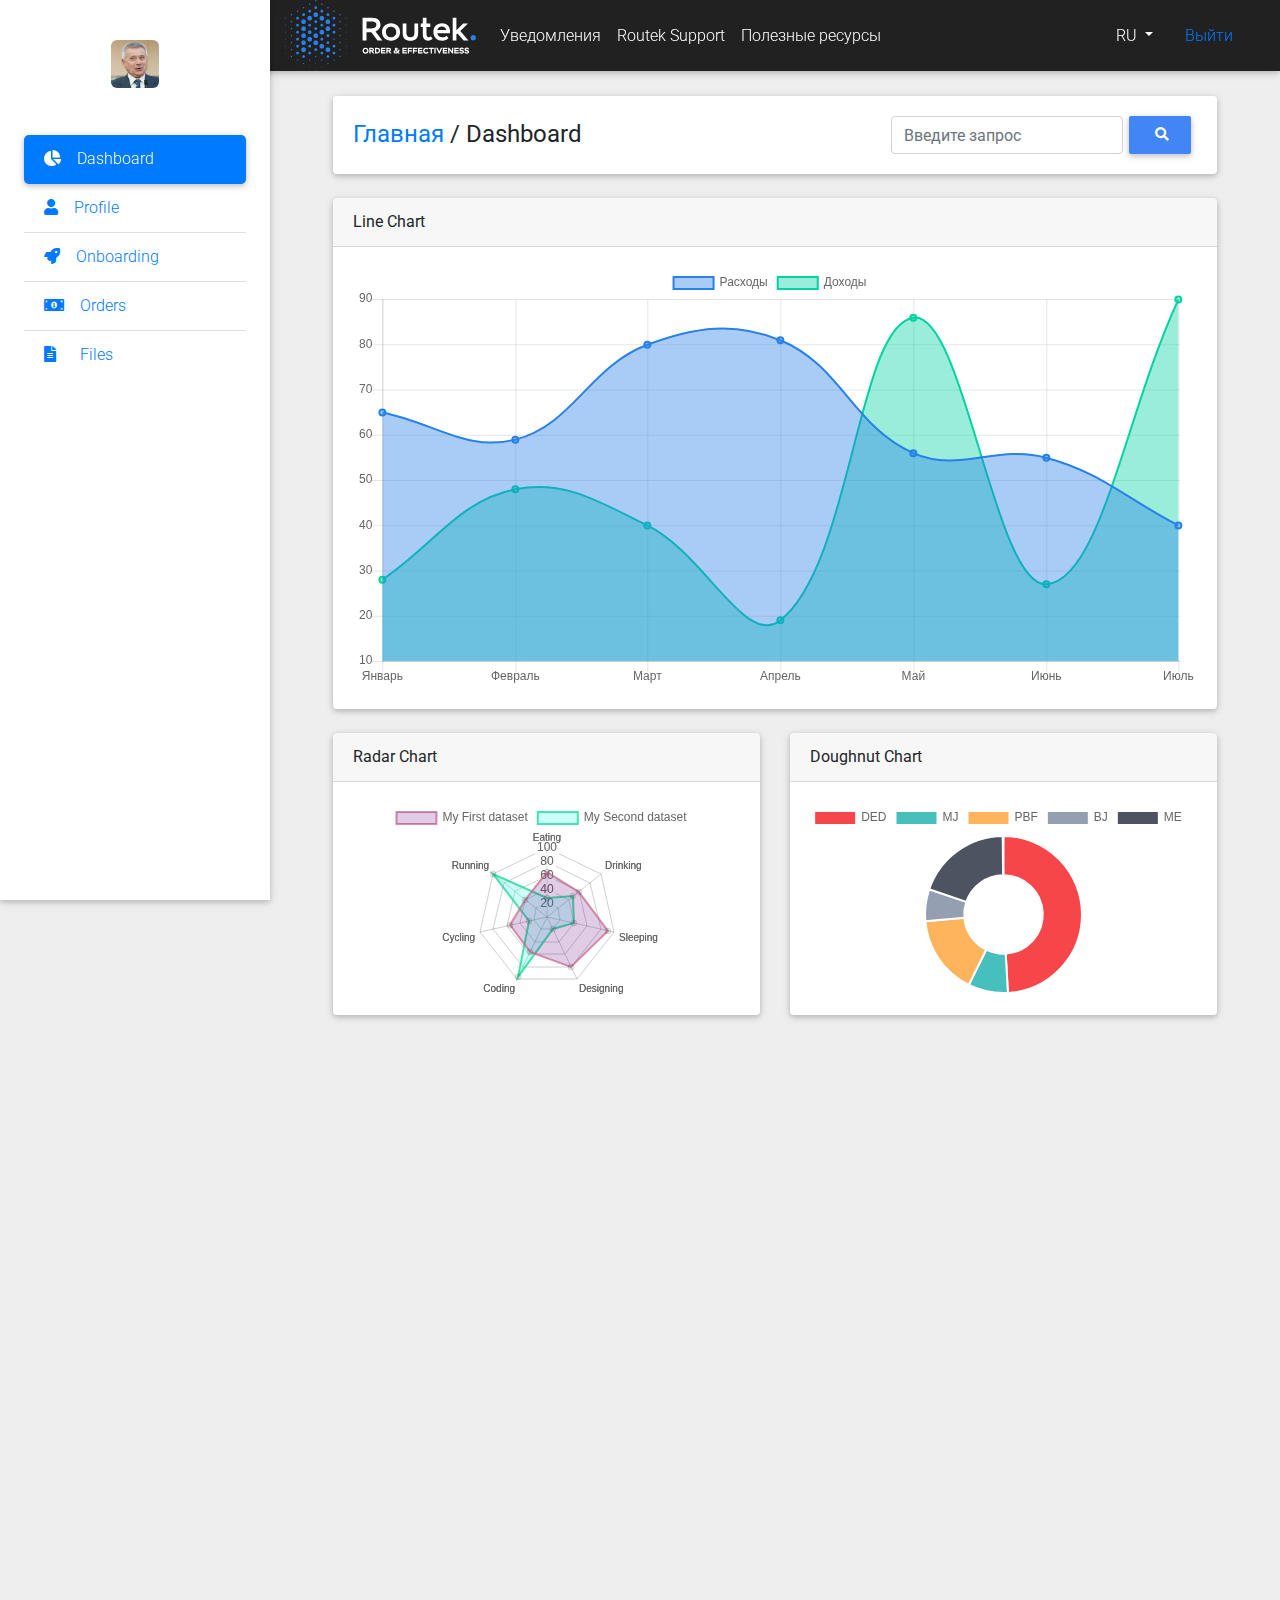
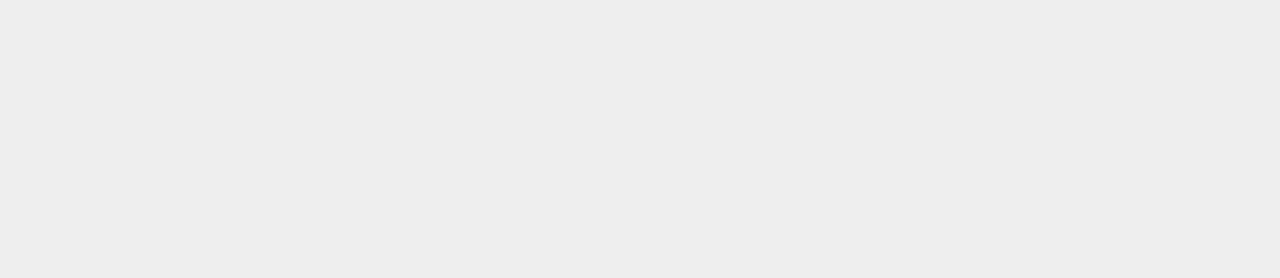
<file: index.html>
<!DOCTYPE html>
<html lang="en">
<head>
  <meta charset="UTF-8">
  <meta name="viewport" content="width=device-width, initial-scale=1, shrink-to-fit=no">
  <meta http-equiv="x-ua-compatible" content="ie=edge">
  <!-- Icons -->
  <link rel="apple-touch-icon" sizes="57x57" href="img/favicons/apple-icon-57x57.png">
  <link rel="apple-touch-icon" sizes="60x60" href="img/favicons/apple-icon-60x60.png">
  <link rel="apple-touch-icon" sizes="72x72" href="img/favicons/apple-icon-72x72.png">
  <link rel="apple-touch-icon" sizes="76x76" href="img/favicons/apple-icon-76x76.png">
  <link rel="apple-touch-icon" sizes="114x114" href="img/favicons/apple-icon-114x114.png">
  <link rel="apple-touch-icon" sizes="120x120" href="img/favicons/apple-icon-120x120.png">
  <link rel="apple-touch-icon" sizes="144x144" href="img/favicons/apple-icon-144x144.png">
  <link rel="apple-touch-icon" sizes="152x152" href="img/favicons/apple-icon-152x152.png">
  <link rel="apple-touch-icon" sizes="180x180" href="img/favicons/apple-icon-180x180.png">
  <link rel="icon" type="image/png" sizes="192x192"  href="img/favicons/android-icon-192x192.png">
  <link rel="icon" type="image/png" sizes="32x32" href="img/favicons/favicon-32x32.png">
  <link rel="icon" type="image/png" sizes="96x96" href="img/favicons/favicon-96x96.png">
  <link rel="icon" type="image/png" sizes="16x16" href="img/favicons/favicon-16x16.png">
  <link rel="manifest" href="img/favicons/manifest.json">
  <meta name="msapplication-TileColor" content="#ffffff">
  <meta name="msapplication-TileImage" content="img/favicons/ms-icon-144x144.png">
  <meta name="theme-color" content="#ffffff">

  <title>Routek Dashboard</title>
  <!-- MDB icon -->
  <link rel="icon" href="img/mdb-favicon.ico" type="image/x-icon">
  <!-- Font Awesome -->
  <link rel="stylesheet" href="https://use.fontawesome.com/releases/v5.11.2/css/all.css">
  <!-- Google Fonts Roboto -->
  <link rel="stylesheet" href="https://fonts.googleapis.com/css?family=Roboto:300,400,500,700&display=swap">
  <!-- Bootstrap core CSS -->
  <link rel="stylesheet" href="css/bootstrap.min.css">
  <!-- Material Design Bootstrap -->
  <link rel="stylesheet" href="css/mdb.min.css">
  <!-- Your custom styles (optional) -->
  <link rel="stylesheet" href="css/style.css">
</head>
<body class="grey lighten-3">

  <!-- Start your project here-->  
  <header>
    <nav class="navbar fixed-top navbar-expand-lg navbar-dark bg-dark scrolling-navbar py-0">
      <div class="container-fluid">
        <a class="navbar-brand py-0" href="#">
          <img class="image-fluid" src="img/routek-logo-white.svg" width="191" height="71" alt="Компания Routek" loading="lazy">
        </a>
        <!-- <a href="#" class="navbar-brand waves-effect"><strong class="blue-text">Routek</strong></a> -->
        <button class="navbar-toggler" type="button" data-toggle="collapse" data-target="#navbarContent" aria-controls="navbarContent" aria-expanded="false" aria-label="Toggle navigation"><span class="navbar-toggler-icon"></span></button>
        <div class="collapse navbar-collapse" id="navbarContent">
          <ul class="navbar-nav mr-auto">
            <li class="nav-item">
              <a href="#" class="nav-link waves-effect">Уведомления</a>
            </li>
            <li class="nav-item">
              <a href="#" class="nav-link waves-effect">Routek Support</a>
            </li>
            <li class="nav-item">
              <a href="#" class="nav-link waves-effect">Полезные ресурсы</a>
            </li>
          </ul>
          <ul class="navbar-nav ml-md-auto">
            <li class="nav-item dropdown show">
              <a class="nav-item nav-link dropdown-toggle mr-md-2" href="#" id="bd-versions" data-toggle="dropdown" aria-haspopup="true" aria-expanded="true">
                RU
              </a>
              <div class="dropdown-menu dropdown-menu-md-right" aria-labelledby="bd-versions">
                <a class="dropdown-item active" href="index.html">RU</a>
                <a class="dropdown-item" href="#">EN</a>
                <a class="dropdown-item" href="#">DE</a>
              </div>
            </li>
          </ul>
          <a href="#" class="nav-link">Выйти</a>
        </div>
      </div>
    </nav>

    <div class="sidebar-fixed position-fixed">
      <div class="text-center">
        <a href="#" class="logo-wrapper waves-effect">
          <img src="img/lc-user.jpg" width="48"  height="48" alt="Logo" class="img-fluid">
        </a>
      </div>

      <div class="list-group list-group-flush">
        <a href="#" class="list-group-item active  waves-effect"><i class="fas fa-chart-pie mr-3"></i>Dashboard</a>
        <a href="profile.html" class="list-group-item waves-effect"><i class="fas fa-user mr-3"></i>Profile</a>
        <a href="onboard.html" class="list-group-item waves-effect"><i class="fas fa-rocket mr-3"></i></i>Onboarding</a>
        <!-- <a href="#" class="list-group-item waves-effect"><i class="fas fa-table mr-3"></i>Tables</a>
        <a href="#" class="list-group-item waves-effect"><i class="fas fa-map mr-3"></i>Maps</a> -->
        <a href="user-orders.html" class="list-group-item waves-effect"><i class="fas fa-money-bill-alt mr-3"></i>Orders</a>
        <a href="user-files.html" class="list-group-item waves-effect"><i class="fas fa-file-alt mr-4"></i></i>Files</a>
      </div>
    </div>
  </header>


  <!-- Start main page -->
  <main class="pt-5 mx-lg-5">
  
    <!-- Search card -->
    <div class="container-fluid mt-5">
      <div class="card mb-4 wow fadeIn">
        <div class="card-body d-sm-flex justify-content-between">
          <h4 class="mb-2 mb-sm-0 pt-1">
            <a href="#">Главная</a>
            <span>/</span>
            <span>Dashboard</span>
          </h4>
          <form class="d-flex justify-content-center">
            <input type="search" class="form-control" placeholder="Введите запрос"></input>
            <button class="btn btn-primary btn-sm my-0 p" type="submit">
              <i class="fas fa-search fa-lg"></i>
            </button>
          </form>
        </div>
      </div>
      

      <!-- Start row 3 -->

      <div class="row wow fadeIn">

        <div class="col-md-12 mb-4">
          <div class="card">
            <div class="card-header">Line Chart</div>
            <div class="card-body">
              <canvas id="lineChart"></canvas>
            </div>
          </div>
        </div>

        <div class=" col-md-6 mb-4">
          <div class="card wow slideInLeft">
            <div class="card-header">Radar Chart</div>
            <div class="card-body">
              <canvas id="radarChart"></canvas>
            </div>
          </div>
        </div>

        <div class="col-md-6 mb-4">
          <div class="card wow slideInRight">
            <div class="card-header">Doughnut Chart</div>
            <div class="card-body">
              <canvas id="doughnutChart"></canvas>
            </div>
          </div>
        </div>

      </div>
  
      <!-- Start row 1 -->
      <div class="row wow fadeIn">
        <!-- Start Col-md-9 -->
        <div class="col-md-9 mb-4">
          <div class="card">
            <div class="card-body">
              <canvas id="myChart"></canvas>
            </div>
          </div>
        </div>
  
        <!-- Start Col-md-3 -->
        <div class="col-md-3 mb-4">
          <!-- Start pieChart -->
          <div class="card mb-4">
            <div class="card-header">Pie-chart</div>
            <div class="card-body">
              <canvas id="pieChart"></canvas>
            </div>
          </div>
          <!-- End pieChart -->
  
          <!-- Start Card -->
          <div class="card mb-4">
            <!--Card content-->
            <div class="card-body">
    
              <!-- List group links -->
              <div class="list-group list-group-flush">
                <a class="list-group-item list-group-item-action waves-effect">Sales
                  <span class="badge badge-success badge-pill float-right">22%
                    <i class="fa fa-arrow-up ml-1"></i>
                  </span>
                </a>
                <a class="list-group-item list-group-item-action waves-effect">Traffic
                  <span class="badge badge-danger badge-pill float-right">5%
                    <i class="fa fa-arrow-down ml-1"></i>
                  </span>
                </a>
                <a class="list-group-item list-group-item-action waves-effect">Orders
                  <span class="badge badge-primary badge-pill float-right">14</span>
                </a>
                <a class="list-group-item list-group-item-action waves-effect">Issues
                  <span class="badge badge-primary badge-pill float-right">123</span>
                </a>
                <a class="list-group-item list-group-item-action waves-effect">Messages
                  <span class="badge badge-primary badge-pill float-right">8</span>
                </a>
              </div>
              <!-- List group links -->

            </div>
          </div>
          <!-- End Card -->
        </div>
      </div>
      <!-- End row 1 -->
  
  
      <!-- Start row 2 -->
      <div class="row wow fadeIn">
        <!-- Start Col-md-6-1 -->
        <div class="col-md-6 mb-4">
          <div class="card">
            <div class="card-body">
              <table class="table table-hover">
                <thead class="blue-grey lighten-4">
                  <tr>
                    <th>#</th>
                    <th>Ipsum</th>
                    <th>lorem</th>
                    <th>Dolor</th>
                  </tr>
                </thead>
                <tbody>
                  <tr>
                    <th scope="row">1</th>
                    <th>Item 2</th>
                    <th>Item 3</th>
                    <th>Item 4</th>
                  </tr>
                  <tr>
                    <th scope="row">2</th>
                    <th>Item 2</th>
                    <th>Item 3</th>
                    <th>Item 4</th>
                  </tr>
                  <tr>
                    <th scope="row">3</th>
                    <th>Item 2</th>
                    <th>Item 3</th>
                    <th>Item 4</th>
                  </tr>
                </tbody>
              </table>
            </div>
          </div>
        </div>
  
        <!-- Start Col-md-6-2 -->
        <div class="col-md-6 mb-4">
          <div class="card">
            <div class="card-body">
              <table class="table table-hover">
                <thead class="blue lighten-4">
                  <tr>
                    <th>#</th>
                    <th>Ipsum</th>
                    <th>lorem</th>
                    <th>Dolor</th>
                  </tr>
                </thead>
                <tbody>
                  <tr>
                    <th scope="row">1</th>
                    <th>Item 2</th>
                    <th>Item 3</th>
                    <th>Item 4</th>
                  </tr>
                  <tr>
                    <th scope="row">2</th>
                    <th>Item 2</th>
                    <th>Item 3</th>
                    <th>Item 4</th>
                  </tr>
                  <tr>
                    <th scope="row">3</th>
                    <th>Item 2</th>
                    <th>Item 3</th>
                    <th><button class="btn btn-primary btn-sm my-0">Заказ</button></th>
                  </tr>
                </tbody>
              </table>
            </div>
          </div>
        </div>
      </div>
      <!-- End row 2 -->

      

  
    </div>
  </main>
  
  <!-- End your project here-->

  <!-- jQuery -->
  <script type="text/javascript" src="js/jquery.min.js"></script>
  <!-- Bootstrap tooltips -->
  <script type="text/javascript" src="js/popper.min.js"></script>
  <!-- Bootstrap core JavaScript -->
  <script type="text/javascript" src="js/bootstrap.min.js"></script>
  <!-- MDB core JavaScript -->
  <script type="text/javascript" src="js/mdb.min.js"></script>
  <!-- Your custom scripts (optional) -->
  <script type="text/javascript" src="js/wow.min.js"></script>
  <script>
    new WOW().init();
  </script>
  <script>
    
    var ctx = document.getElementById('myChart').getContext('2d');
    var myChart = new Chart(ctx, {
        type: 'bar',
        data: {
            labels: ['Red', 'Blue', 'Yellow', 'Green', 'Purple', 'Orange'],
            datasets: [{
                label: '# of Votes',
                data: [12, 19, 3, 5, 2, 3],
                backgroundColor: [
                    'rgba(255, 99, 132, 0.2)',
                    'rgba(54, 162, 235, 0.2)',
                    'rgba(255, 206, 86, 0.2)',
                    'rgba(75, 192, 192, 0.2)',
                    'rgba(153, 102, 255, 0.2)',
                    'rgba(255, 159, 64, 0.2)'
                ],
                borderColor: [
                    'rgba(255, 99, 132, 1)',
                    'rgba(54, 162, 235, 1)',
                    'rgba(255, 206, 86, 1)',
                    'rgba(75, 192, 192, 1)',
                    'rgba(153, 102, 255, 1)',
                    'rgba(255, 159, 64, 1)'
                ],
                borderWidth: 1
            }]
        },
        options: {
            scales: {
                yAxes: [{
                    ticks: {
                        beginAtZero: true
                    }
                }]
            }
        }
    });


    //pie
    var ctxP = document.getElementById("pieChart").getContext('2d');
        var myPieChart = new Chart(ctxP, {
            type: 'pie',
            data: {
                labels: ["Red", "Green", "Yellow", "Grey", "Dark Grey"],
                datasets: [{
                    data: [300, 50, 100, 40, 120],
                    backgroundColor: ["#F7464A", "#46BFBD", "#FDB45C", "#949FB1", "#4D5360"],
                    hoverBackgroundColor: ["#FF5A5E", "#5AD3D1", "#FFC870", "#A8B3C5", "#616774"]
                }]
            },
            options: {
                responsive: true,
                legend: false
            }
        });

        //line
        var ctxL = document.getElementById("lineChart").getContext('2d');
        var myLineChart = new Chart(ctxL, {
            type: 'line',
            data: {
                labels: ["Январь", "Февраль", "Март", "Апрель", "Май", "Июнь", "Июль"],
                datasets: [{
                        label: "Расходы",
                        backgroundColor: [
                            'rgba(40, 128, 235, .4)',
                        ],
                        borderColor: [
                            'rgba(40, 128, 235, 1)',
                        ],
                        borderWidth: 2,
                        data: [65, 59, 80, 81, 56, 55, 40]
                    },
                    {
                        label: "Доходы",
                        backgroundColor: [
                            'rgba(0, 210, 160, .4)',
                        ],
                        borderColor: [
                            'rgba(0, 210, 160, 1)',
                        ],
                        borderWidth: 2,
                        data: [28, 48, 40, 19, 86, 27, 90]
                    }
                ]
            },
            options: {
                responsive: true
            }
        });

        //radar
        var ctxR = document.getElementById("radarChart").getContext('2d');
        var myRadarChart = new Chart(ctxR, {
            type: 'radar',
            data: {
                labels: ["Eating", "Drinking", "Sleeping", "Designing", "Coding", "Cycling", "Running"],
                datasets: [{
                    label: "My First dataset",
                    data: [65, 59, 90, 81, 56, 55, 40],
                    backgroundColor: [
                        'rgba(105, 0, 132, .2)',
                    ],
                    borderColor: [
                        'rgba(200, 99, 132, .7)',
                    ],
                    borderWidth: 2
                }, {
                    label: "My Second dataset",
                    data: [28, 48, 40, 19, 96, 27, 100],
                    backgroundColor: [
                        'rgba(0, 250, 220, .2)',
                    ],
                    borderColor: [
                        'rgba(0, 213, 132, .7)',
                    ],
                    borderWidth: 2
                }]
            },
            options: {
                responsive: true
            }
        });

        //doughnut
        var ctxD = document.getElementById("doughnutChart").getContext('2d');
        var myLineChart = new Chart(ctxD, {
            type: 'doughnut',
            data: {
                labels: ["DED", "MJ", "PBF", "BJ", "ME"],
                datasets: [{
                    data: [300, 50, 100, 40, 120],
                    backgroundColor: ["#F7464A", "#46BFBD", "#FDB45C", "#949FB1", "#4D5360"],
                    hoverBackgroundColor: ["#FF5A5E", "#5AD3D1", "#FFC870", "#A8B3C5", "#616774"]
                }]
            },
            options: {
                responsive: true
            }
        });




    </script>

</body>
</html>
</file>
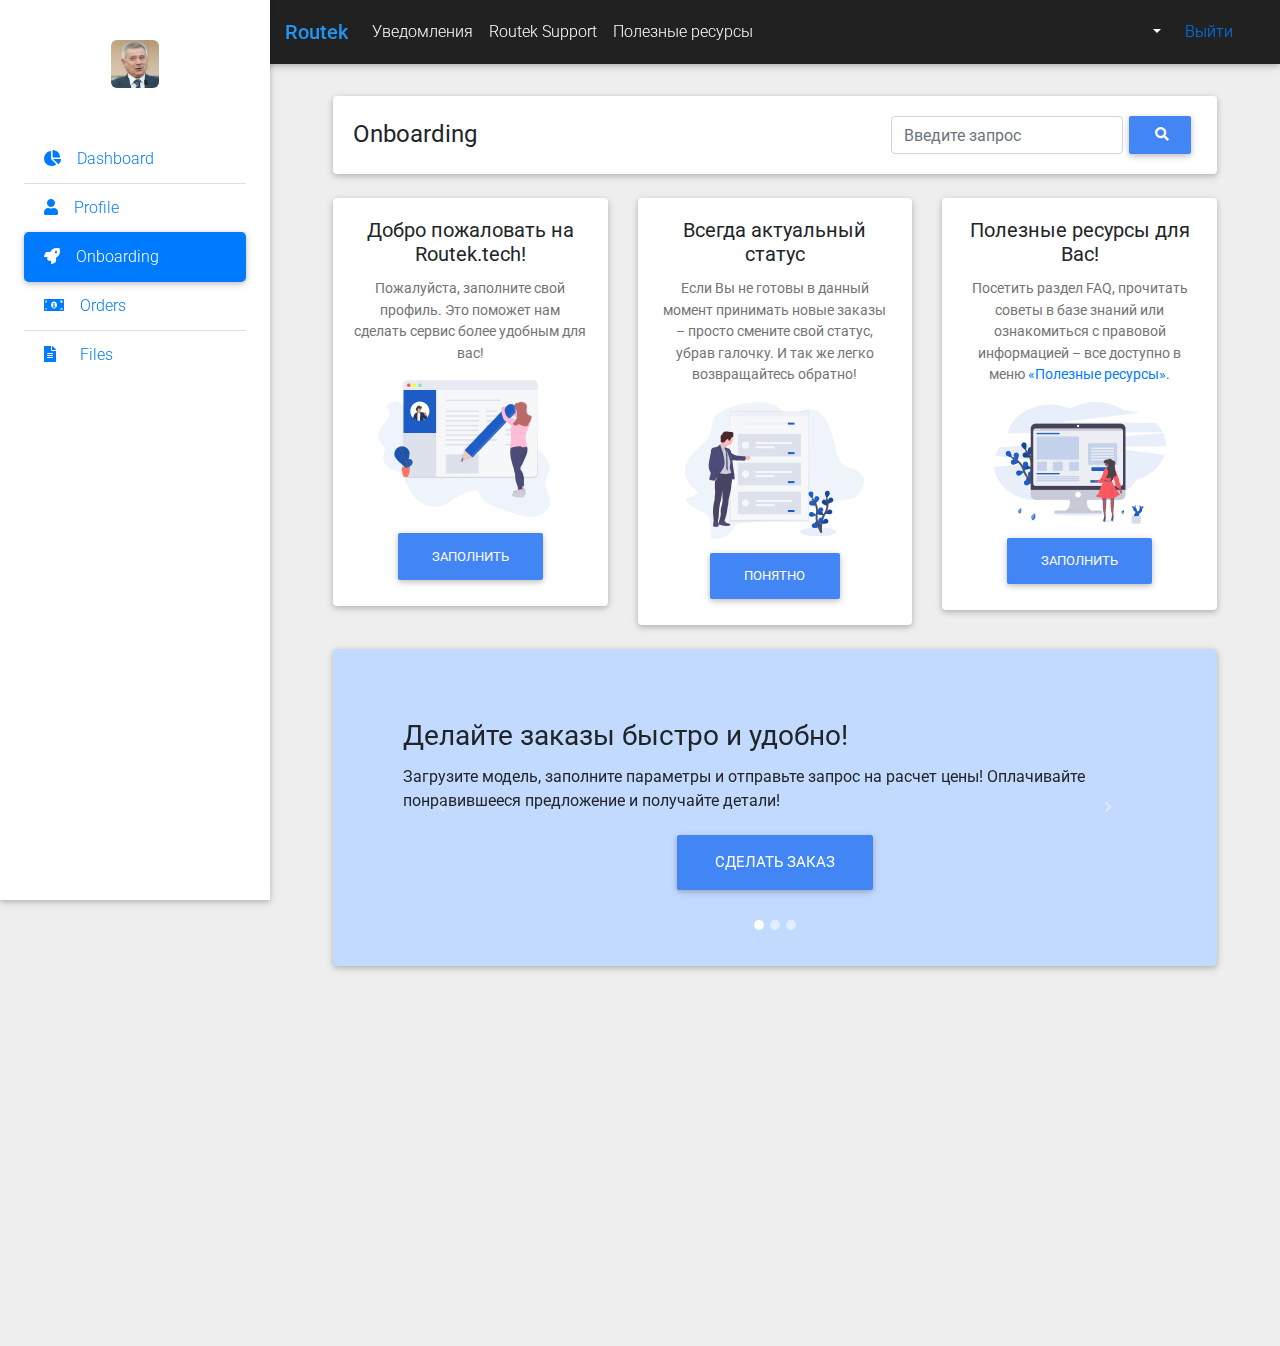
<file: onboard.html>
<!DOCTYPE html>
<html lang="en">

<head>
  <meta charset="UTF-8">
  <meta name="viewport" content="width=device-width, initial-scale=1, shrink-to-fit=no">
  <meta http-equiv="x-ua-compatible" content="ie=edge">

  <!-- Icons -->
  <link rel="apple-touch-icon" sizes="57x57" href="img/favicons/apple-icon-57x57.png">
  <link rel="apple-touch-icon" sizes="60x60" href="img/favicons/apple-icon-60x60.png">
  <link rel="apple-touch-icon" sizes="72x72" href="img/favicons/apple-icon-72x72.png">
  <link rel="apple-touch-icon" sizes="76x76" href="img/favicons/apple-icon-76x76.png">
  <link rel="apple-touch-icon" sizes="114x114" href="img/favicons/apple-icon-114x114.png">
  <link rel="apple-touch-icon" sizes="120x120" href="img/favicons/apple-icon-120x120.png">
  <link rel="apple-touch-icon" sizes="144x144" href="img/favicons/apple-icon-144x144.png">
  <link rel="apple-touch-icon" sizes="152x152" href="img/favicons/apple-icon-152x152.png">
  <link rel="apple-touch-icon" sizes="180x180" href="img/favicons/apple-icon-180x180.png">
  <link rel="icon" type="image/png" sizes="192x192"  href="img/favicons/android-icon-192x192.png">
  <link rel="icon" type="image/png" sizes="32x32" href="img/favicons/favicon-32x32.png">
  <link rel="icon" type="image/png" sizes="96x96" href="img/favicons/favicon-96x96.png">
  <link rel="icon" type="image/png" sizes="16x16" href="img/favicons/favicon-16x16.png">
  <link rel="manifest" href="img/favicons/manifest.json">
  <meta name="msapplication-TileColor" content="#ffffff">
  <meta name="msapplication-TileImage" content="img/favicons/ms-icon-144x144.png">
  <meta name="theme-color" content="#ffffff">
  
  <title>Routek Onboarding</title>
  <!-- MDB icon -->
  <link rel="icon" href="img/mdb-favicon.ico" type="image/x-icon">
  <!-- Font Awesome -->
  <link rel="stylesheet" href="https://use.fontawesome.com/releases/v5.11.2/css/all.css">
  <!-- Google Fonts Roboto -->
  <link rel="stylesheet" href="https://fonts.googleapis.com/css?family=Roboto:300,400,500,700&display=swap">
  <!-- Bootstrap core CSS -->
  <link rel="stylesheet" href="css/bootstrap.min.css">
  <!-- Material Design Bootstrap -->
  <link rel="stylesheet" href="css/mdb.min.css">
  <!-- Your custom styles (optional) -->
  <link rel="stylesheet" href="css/style.css">
</head>

<body class="grey lighten-3">

  <!-- Start your project here-->
  <header>
    <nav class="navbar fixed-top navbar-expand-lg navbar-dark bg-dark scrolling-navbar">
      <div class="container-fluid">
        
        <a href="#" class="navbar-brand waves-effect"><strong class="blue-text">Routek</strong></a>
        <button class="navbar-toggler" type="button" data-toggle="collapse" data-target="#navbarContent" aria-controls="navbarContent" aria-expanded="false" aria-label="Toggle navigation"><span class="navbar-toggler-icon"></span></button>
        <div class="collapse navbar-collapse" id="navbarContent">
          <ul class="navbar-nav mr-auto">
            <li class="nav-item">
              <a href="#" class="nav-link waves-effect">Уведомления</a>
            </li>
            <li class="nav-item">
              <a href="#" class="nav-link waves-effect">Routek Support</a>
            </li>
            <li class="nav-item">
              <a href="#" class="nav-link waves-effect">Полезные ресурсы</a>
            </li>
          </ul>
          <ul class="navbar-nav ml-md-auto">
            <!-- Icon dropdown -->
            <li class="nav-item dropdown">
              <a
                class="nav-link dropdown-toggle"
                href="#"
                id="navbarDropdown"
                role="button"
                data-toggle="dropdown"
                aria-expanded="false"
              >
                <i class="united kingdom flag m-0"></i>
              </a>
              <ul class="dropdown-menu" aria-labelledby="navbarDropdown">
                <li>
                  <a class="dropdown-item" href="#"
                    ><i class="united kingdom flag"></i>English
                    <i class="fa fa-check text-success ml-2"></i
                  ></a>
                </li>
                <li><hr class="dropdown-divider" /></li>
                <li>
                  <a class="dropdown-item flag-icon" href="#"><i class="poland flag"></i>Polski</a>
                </li>
                <li>
                  <a class="dropdown-item" href="#"><i class="china flag"></i>中文</a>
                </li>
                <li>
                  <a class="dropdown-item" href="#"><i class="japan flag"></i>日本語</a>
                </li>
                <li>
                  <a class="dropdown-item" href="#"><i class="germany flag"></i>Deutsch</a>
                </li>
                <li>
                  <a class="dropdown-item" href="#"><i class="france flag"></i>Français</a>
                </li>
                <li>
                  <a class="dropdown-item" href="#"><i class="spain flag"></i>Español</a>
                </li>
                <li>
                  <a class="dropdown-item" href="#"><i class="russia flag"></i>Русский</a>
                </li>
                <li>
                  <a class="dropdown-item" href="#"><i class="portugal flag"></i>Português</a>
                </li>
              </ul>
            </li>
          </ul>
          <a href="#" class="nav-link">Выйти</a>
        </div>
      </div>
    </nav>

    <!-- Start sidebar -->
    <div class="sidebar-fixed position-fixed">
      <div class="text-center">
        <a href="#" class="logo-wrapper waves-effect">
          <img src="img/lc-user.jpg" width="48"  height="48" alt="Logo" class="img-fluid">
        </a>
      </div>

      <div class="list-group list-group-flush">
        <a href="index.html" class="list-group-item  waves-effect"><i class="fas fa-chart-pie mr-3"></i>Dashboard</a>
        <a href="profile.html" class="list-group-item waves-effect"><i class="fas fa-user mr-3"></i>Profile</a>
        <a href="#" class="list-group-item active waves-effect"><i class="fas fa-rocket mr-3"></i></i>Onboarding</a>
        <!-- <a href="#" class="list-group-item waves-effect"><i class="fas fa-table mr-3"></i>Tables</a>
        <a href="#" class="list-group-item waves-effect"><i class="fas fa-map mr-3"></i>Maps</a> -->
        <a href="user-orders.html" class="list-group-item waves-effect"><i class="fas fa-money-bill-alt mr-3"></i>Orders</a>
        <a href="user-files.html" class="list-group-item waves-effect"><i class="fas fa-file-alt mr-4"></i></i>Files</a>
      </div>
    </div>
  </header>
  <main class="pt-5 mx-lg-5">

    <!-- Search card -->
    <div class="container-fluid mt-5">
      <div class="card mb-4 wow fadeIn">
        <div class="card-body d-sm-flex justify-content-between">
          <h4 class="mb-2 mb-sm-0 pt-1">
            <span>Onboarding</span>
          </h4>
          <form class="d-flex justify-content-center">
            <input type="search" class="form-control" placeholder="Введите запрос"></input>
            <button class="btn btn-primary btn-sm my-0 p" type="submit">
              <i class="fas fa-search fa-lg"></i>
            </button>
          </form>
        </div>
      </div>

      <!-- Start row 1 -->
      <div class="row wow fadeInUp">
        <!-- Start 3 Cards -->
        <div class="col-md-4 mb-4">
          <div class="card">
            <div class="card-body text-center">
              <h5 class="card-title ">Добро пожаловать на Routek.tech!</h5>
              <p class="card-text">
                Пожалуйста, заполните свой профиль. Это поможет нам сделать сервис более удобным для вас!
              </p>
              <img class="d-block mx-auto mb-2" src="img/advise-lc-01.png" alt="advice">
              <button type="button" class="btn btn-primary">Заполнить</button>
            </div>
          </div>
        </div>

        <div class="col-md-4 mb-4">
          <div class="card">
            <div class="card-body text-center">
              <h5 class="card-title ">Всегда актуальный статус</h5>
              <p class="card-text">
                Если Вы не готовы в данный момент принимать новые заказы – просто смените свой статус, убрав галочку. И так же легко возвращайтесь обратно!
              </p>
              <img class="d-block mx-auto mb-2" src="img/advise-lc-02.png" alt="advice">
              <button type="button" class="btn btn-primary">Понятно</button>
            </div>
          </div>
        </div>

        <div class="col-md-4 mb-4">
          <div class="card">
            <div class="card-body text-center">
              <h5 class="card-title ">Полезные ресурсы для Вас!</h5>
              <p class="card-text">
                Посетить раздел FAQ, прочитать советы в базе знаний или ознакомиться с правовой информацией – все доступно в меню <a href="#">«Полезные ресурсы»</a>. 
              </p>
              <img class="d-block mx-auto mb-2" src="img/advise-lc-03.png" alt="advice">
              <button type="button" class="btn btn-primary">Заполнить</button>
            </div>
          </div>
        </div>

      
      </div>
      <!-- End row 1 -->

      <!-- Start Carousel -->
      <div class="card card-carousel mb-4">
        <div id="carouselExampleCaptions" class="carousel slide" data-ride="carousel">
          <ol class="carousel-indicators">
            <li data-target="#carouselExampleCaptions" data-slide-to="0" class="active"></li>
            <li data-target="#carouselExampleCaptions" data-slide-to="1"></li>
            <li data-target="#carouselExampleCaptions" data-slide-to="2"></li>
          </ol>
          <div class="carousel-inner">
        
            <div class="carousel-item active">
              <div class="card-body">
                <div class="div">
                  <h3 class="card-title">Делайте заказы быстро и удобно!</h3>
                  <p>Загрузите модель, заполните параметры и отправьте запрос на расчет цены! Оплачивайте понравившееся предложение и
                    получайте детали!</p>
                
                </div>
                
                <div class="text-center">
                  <a href="#" class="btn btn-primary btn-lg">Сделать заказ</a>
                </div>
              </div>
            </div>
        
            <div class="carousel-item">
              <div class="card-body">
                <h3 class="card-title">Удобное управление текущими заказами.</h3>
                <p>Отслеживайте все этапы исполнения заказа на платформе или в удобном мобильном приложении. Оставьте рутину нам, а сами займитесь воплощением своих идей!</p>
                <div class="text-center">
                  <a href="#" class="btn btn-primary btn-lg">Сделать заказ</a>
                </div>
              </div>
            </div>
        
            <div class="carousel-item">
              <div class="card-body">
                <h3 class="card-title">Полезная аналитика по выполненным заказам.</h3>
                <p>Платформа хранит всю историю ваших заказов. Вы можете быстро и легко сформировать отчет по заданным критериям или рассчитать ROI от использования вами платформы Routek!</p>
                <div class="text-center">
                  <a href="#" class="btn btn-primary btn-lg">Сделать заказ</a>
                </div>
              </div>
            </div>
        
          </div>
          <a class="carousel-control-prev" href="#carouselExampleCaptions" role="button" data-slide="prev">
            <span class="carousel-control-prev-icon" aria-hidden="true"></span>
            <span class="sr-only">Previous</span>
          </a>
          <a class="carousel-control-next" href="#carouselExampleCaptions" role="button" data-slide="next">
            <span class="carousel-control-next-icon" aria-hidden="true"></span>
            <span class="sr-only">Next</span>
          </a>
        </div>
      </div>

      <!-- End Carousel -->

      <!-- Start row-2 -->
      <div class="row">

        <div class="col-md-6 mb-4 wow fadeInLeft">
          <h4>Заказы</h4>
          <div class="card">
            <div class="card-body text-center">
              <img class="d-block mx-auto mb-2" src="img/svg/order-lc.svg" alt="advice">
              <h5 class="card-title ">У вас пока нет заказов</h5>
              <p class="card-text">
                Сделайте первый заказ и получите скидку 10%! 
              </p>
              
              <button type="button" class="btn btn-primary">Сделать заказ</button>
            </div>
          </div>
        </div>

        <div class="col-md-6 mb-4 wow fadeInRight">
          <h4>Планы</h4>
          <div class="card">
            <div class="card-body text-center">
              <img class="d-block mx-auto mb-2" src="img/svg/plane-lc.svg" alt="advice">
              <h5 class="card-title ">У вас пока нет планов</h5>
              <p class="card-text">
                Планируйте свои события и мы напомним вам о них! 
              </p>
              
              <button type="button" class="btn btn-primary">Создать</button>
            </div>
          </div>
        </div>

      </div>



    </div>


  </main>

  <!-- End your project here-->

  <!-- jQuery -->
  <script type="text/javascript" src="js/jquery.min.js"></script>
  <!-- Bootstrap tooltips -->
  <script type="text/javascript" src="js/popper.min.js"></script>
  <!-- Bootstrap core JavaScript -->
  <script type="text/javascript" src="js/bootstrap.min.js"></script>
  <!-- MDB core JavaScript -->
  <script type="text/javascript" src="js/mdb.min.js"></script>
  <!-- Your custom scripts (optional) -->
  <script type="text/javascript" src="js/wow.min.js"></script>
  <script>
    new WOW().init();

  </script>


</body>

</html>
</file>
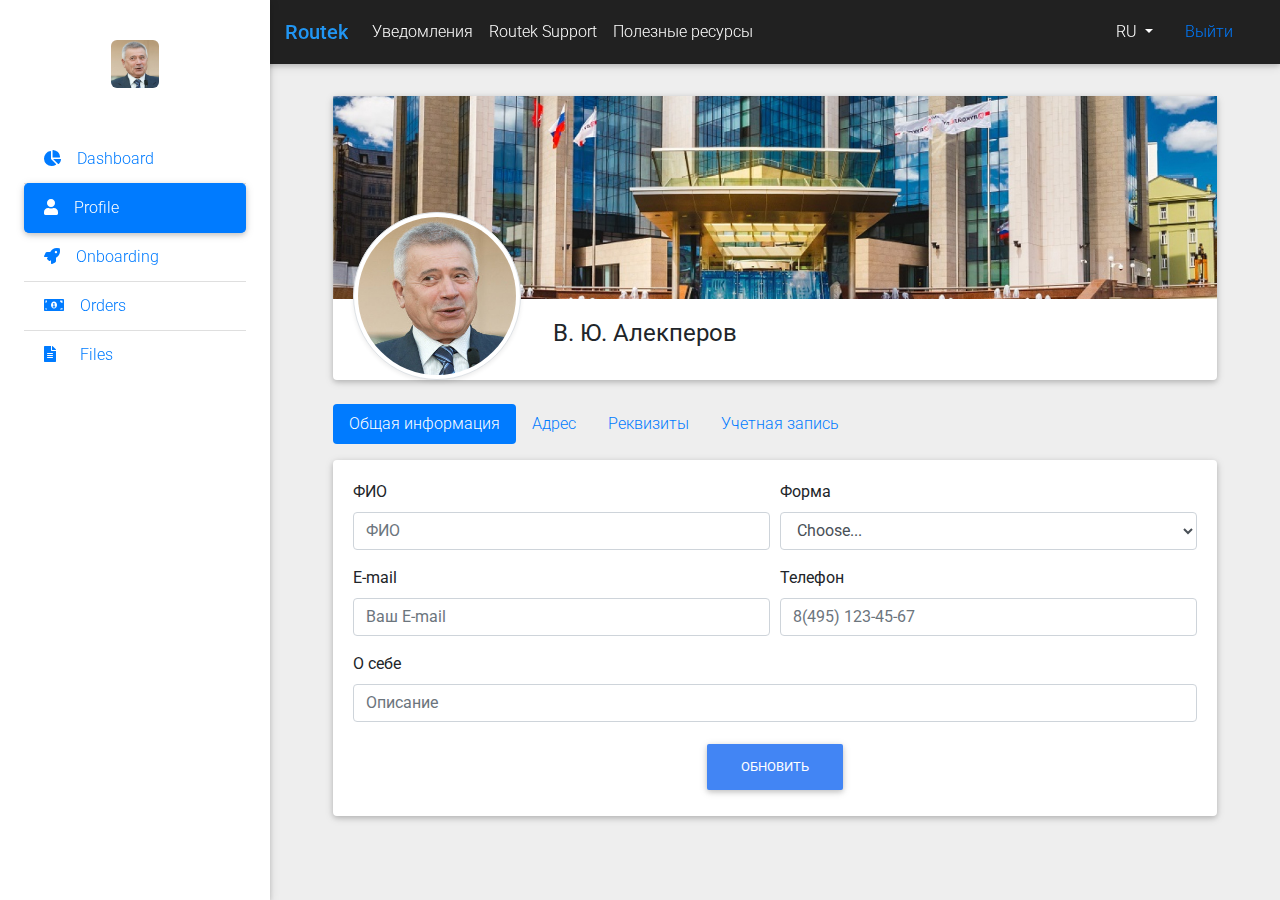
<file: profile.html>
<!DOCTYPE html>
<html lang="en">

<head>
  <meta charset="UTF-8">
  <meta name="viewport" content="width=device-width, initial-scale=1, shrink-to-fit=no">
  <meta http-equiv="x-ua-compatible" content="ie=edge">

  <!-- Icons -->
  <link rel="apple-touch-icon" sizes="57x57" href="img/favicons/apple-icon-57x57.png">
  <link rel="apple-touch-icon" sizes="60x60" href="img/favicons/apple-icon-60x60.png">
  <link rel="apple-touch-icon" sizes="72x72" href="img/favicons/apple-icon-72x72.png">
  <link rel="apple-touch-icon" sizes="76x76" href="img/favicons/apple-icon-76x76.png">
  <link rel="apple-touch-icon" sizes="114x114" href="img/favicons/apple-icon-114x114.png">
  <link rel="apple-touch-icon" sizes="120x120" href="img/favicons/apple-icon-120x120.png">
  <link rel="apple-touch-icon" sizes="144x144" href="img/favicons/apple-icon-144x144.png">
  <link rel="apple-touch-icon" sizes="152x152" href="img/favicons/apple-icon-152x152.png">
  <link rel="apple-touch-icon" sizes="180x180" href="img/favicons/apple-icon-180x180.png">
  <link rel="icon" type="image/png" sizes="192x192"  href="img/favicons/android-icon-192x192.png">
  <link rel="icon" type="image/png" sizes="32x32" href="img/favicons/favicon-32x32.png">
  <link rel="icon" type="image/png" sizes="96x96" href="img/favicons/favicon-96x96.png">
  <link rel="icon" type="image/png" sizes="16x16" href="img/favicons/favicon-16x16.png">
  <link rel="manifest" href="img/favicons/manifest.json">
  <meta name="msapplication-TileColor" content="#ffffff">
  <meta name="msapplication-TileImage" content="img/favicons/ms-icon-144x144.png">
  <meta name="theme-color" content="#ffffff">

  <title>Routek profile</title>
  <!-- MDB icon -->
  <link rel="icon" href="img/mdb-favicon.ico" type="image/x-icon">
  <!-- Font Awesome -->
  <link rel="stylesheet" href="https://use.fontawesome.com/releases/v5.11.2/css/all.css">
  <!-- Google Fonts Roboto -->
  <link rel="stylesheet" href="https://fonts.googleapis.com/css?family=Roboto:300,400,500,700&display=swap">
  <!-- Bootstrap core CSS -->
  <link rel="stylesheet" href="css/bootstrap.min.css">
  <!-- Material Design Bootstrap -->
  <link rel="stylesheet" href="css/mdb.min.css">
  <!-- Your custom styles (optional) -->
  <link rel="stylesheet" href="css/style.css">
</head>

<body class="grey lighten-3">

  <!-- Start your project here-->
  <header>
    <nav class="navbar fixed-top navbar-expand-lg navbar-dark bg-dark scrolling-navbar">
      <div class="container-fluid">

        <a href="#" class="navbar-brand waves-effect"><strong class="blue-text">Routek</strong></a>
        <button class="navbar-toggler" type="button" data-toggle="collapse" data-target="#navbarContent"
          aria-controls="navbarContent" aria-expanded="false" aria-label="Toggle navigation"><span
            class="navbar-toggler-icon"></span></button>
        <div class="collapse navbar-collapse" id="navbarContent">
          <ul class="navbar-nav mr-auto">
            <li class="nav-item">
              <a href="#" class="nav-link waves-effect">Уведомления</a>
            </li>
            <li class="nav-item">
              <a href="#" class="nav-link waves-effect">Routek Support</a>
            </li>
            <li class="nav-item">
              <a href="#" class="nav-link waves-effect">Полезные ресурсы</a>
            </li>
          </ul>
          <ul class="navbar-nav ml-md-auto">
            <li class="nav-item dropdown show">
              <a class="nav-item nav-link dropdown-toggle mr-md-2" href="#" id="bd-versions" data-toggle="dropdown"
                aria-haspopup="true" aria-expanded="true">
                RU
              </a>
              <div class="dropdown-menu dropdown-menu-md-right" aria-labelledby="bd-versions">
                <a class="dropdown-item active" href="index.html">RU</a>
                <a class="dropdown-item" href="#">EN</a>
                <a class="dropdown-item" href="#">DE</a>
              </div>
            </li>
          </ul>
          <a href="#" class="nav-link">Выйти</a>
        </div>
      </div>
    </nav>

    <!-- Start sidebar -->
    <div class="sidebar-fixed position-fixed">
      <div class="text-center">
        <a href="#" class="logo-wrapper waves-effect">
          <img src="img/lc-user.jpg" width="48" height="48" alt="Logo" class="img-fluid">
        </a>
      </div>

      <div class="list-group list-group-flush">
        <a href="index.html" class="list-group-item waves-effect"><i class="fas fa-chart-pie mr-3"></i>Dashboard</a>
        <a href="#" class="list-group-item active waves-effect"><i class="fas fa-user mr-3"></i>Profile</a>
        <a href="onboard.html" class="list-group-item waves-effect"><i class="fas fa-rocket mr-3"></i></i>Onboarding</a>
        <!-- <a href="#" class="list-group-item waves-effect"><i class="fas fa-table mr-3"></i>Tables</a>
        <a href="#" class="list-group-item waves-effect"><i class="fas fa-map mr-3"></i>Maps</a> -->
        <a href="user-orders.html" class="list-group-item waves-effect"><i
            class="fas fa-money-bill-alt mr-3"></i>Orders</a>
        <a href="user-files.html" class="list-group-item waves-effect"><i class="fas fa-file-alt mr-4"></i></i>Files</a>
      </div>
    </div>
  </header>

  <!-- Start main page -->
  <main class="pt-5 mx-lg-5">

    <!-- Search card -->
    <div class="container-fluid mt-5">
      <div class="card mb-4 card-user-wall">
        <img class="position-relative" src="img/user-wallpaper-lc.jpg" class="card-img-top" alt="User">
        <div class="card-body">
          <img class="rounded-circle img-thumbnail shadow-sm user-avatar" width="168" height="168" src="img/lc-user.jpg" alt="">
          <h4 class="card-title" style="margin-left: 200px;">В. Ю. Алекперов</h4>
        </div>
      </div>

      <!-- Pills navs -->
      <ul class="nav nav-pills mb-3" id="ex1" role="tablist">
        <li class="nav-item" role="presentation">
          <a class="nav-link active" id="ex1-tab-1" data-toggle="pill" href="#ex1-pills-1" role="tab"
            aria-controls="ex1-pills-1" aria-selected="true">Общая информация</a>
        </li>
        <li class="nav-item" role="presentation">
          <a class="nav-link" id="ex1-tab-2" data-toggle="pill" href="#ex1-pills-2" role="tab"
            aria-controls="ex1-pills-2" aria-selected="false">Адрес</a>
        </li>
        <li class="nav-item" role="presentation">
          <a class="nav-link" id="ex1-tab-3" data-toggle="pill" href="#ex1-pills-3" role="tab"
            aria-controls="ex1-pills-3" aria-selected="false">Реквизиты</a>
        </li>
        <li class="nav-item" role="presentation">
          <a class="nav-link" id="ex1-tab-4" data-toggle="pill" href="#ex1-pills-4" role="tab"
            aria-controls="ex1-pills-4" aria-selected="false">Учетная запись</a>
        </li>
      </ul>
      <!-- Pills navs -->

      <!--Start Pills content -->
      <div class="tab-content" id="ex1-content">

        <div class="tab-pane fade show active" id="ex1-pills-1" role="tabpanel" aria-labelledby="ex1-tab-1">

          <div class="card">
            <div class="card-body">
              <form>
                <div class="form-row">
                  <div class="form-group col-md-6">
                    <label for="inputName">ФИО</label>
                    <input type="text" class="form-control" id="inputName" placeholder="ФИО">
                  </div>
                  <div class="form-group col-md-6">
                    <label for="formSelect">Форма</label>
                    <select id="formSelect" class="form-control">
                      <option selected>Choose...</option>
                      <option>ИП</option>
                      <option>...</option>
                    </select>
                  </div>
                </div>

                <div class="form-row">

                  <div class="form-group col-md-6">
                    <label for="inputEmail">E-mail</label>
                    <input type="email" class="form-control" id="inputEmail" placeholder="Ваш E-mail">
                  </div>

                  <div class="form-group col-md-6">
                    <label for="inputPhone">Телефон</label>
                    <input type="tel" class="form-control" id="inputPhone" placeholder="8(495) 123-45-67">
                  </div>

                </div>

                <div class="form-group">
                  <label for="inputAbout">О себе</label>
                  <input type="text" class="form-control" id="inputAbout" placeholder="Описание">
                </div>

                <div class="text-center">
                  <button type="submit" class="btn btn-primary">Обновить</button>
                </div>
              </form>
            </div>
          </div>

        </div>


        <div class="tab-pane fade" id="ex1-pills-2" role="tabpanel" aria-labelledby="ex1-tab-2">
          <div class="card">
            <div class="card-body">
              <h4 class="card-title mb-4">Адресная информация</h4>
              <form>
                <div class="form-row">
                  <div class="form-group col-md-6">
                    <label for="inputIndex">Индекс</label>
                    <input type="text" class="form-control" id="inputIndex" placeholder="Индекс">
                  </div>

                  <div class="form-group col-md-6">
                    <label for="inputStreet">Улица</label>
                    <input type="text" class="form-control" id="inputStreet" placeholder="Улица">
                  </div>
                </div>

                <div class="form-row">

                  <div class="form-group col-md-6">
                    <label for="inputRegion">Регион/Область</label>
                    <input type="text" class="form-control" id="inputRegion" placeholder="Регион/Область">
                  </div>

                  <div class="form-group col-md-6">
                    <label for="inputHouse">Дом</label>
                    <input type="text" class="form-control" id="inputHouse" placeholder="Дом">
                  </div>

                </div>

                <div class="form-row">

                  <div class="form-group col-md-6">
                    <label for="inputCity">Город</label>
                    <input type="text" class="form-control" id="inputCity" placeholder="Город">
                  </div>

                  <div class="form-group col-md-6">
                    <label for="inputOffice">Офис</label>
                    <input type="text" class="form-control" id="inputOffice" placeholder="Офис">
                  </div>

                </div>

                <div class="text-center">
                  <button type="submit" class="btn btn-primary">Обновить</button>
                </div>
              </form>
            </div>
          </div>
        </div>

        <div class="tab-pane fade" id="ex1-pills-3" role="tabpanel" aria-labelledby="ex1-tab-3">
          <div class="card">
            <div class="card-body">
              <h4 class="card-title mb-4">Реквизиты</h4>
              <form>
                <div class="form-row">
                  <div class="form-group col-md-6">
                    <label for="inputINN">ИНН</label>
                    <input type="text" class="form-control" id="inputINN" placeholder="ИНН">
                  </div>

                  <div class="form-group col-md-6">
                    <label for="inputBill">Счет</label>
                    <input type="text" class="form-control" id="inputBill" placeholder="Счет">
                  </div>
                </div>

                <div class="form-row">

                  <div class="form-group col-md-6">
                    <label for="inputKPP">КПП</label>
                    <input type="text" class="form-control" id="inputKPP" placeholder="КПП">
                  </div>

                  <div class="form-group col-md-6">
                    <label for="inputKorBill">Кор. счет</label>
                    <input type="text" class="form-control" id="inputKorBill" placeholder="Кор. счет">
                  </div>

                </div>


                <div class="form-row">
                  <div class="form-group col-md-6">
                    <label for="inputBIK">БИК</label>
                    <input type="text" class="form-control" id="inputBIK" placeholder="БИК">
                  </div>

                </div>



                <div class="text-center">
                  <button type="submit" class="btn btn-primary">Обновить</button>
                </div>
              </form>
            </div>
          </div>
        </div>


        <div class="tab-pane fade" id="ex1-pills-4" role="tabpanel" aria-labelledby="ex1-tab-4">
          <div class="card">
            <div class="card-body">
              <h4 class="card-title mb-4">Сменить пароль</h4>
              <form>
                <div class="form-row">
                  <div class="form-group col-md-6">
                    <label for="inputPassword">Пароль</label>
                    <input type="text" class="form-control" id="inputPassword" placeholder="Пароль">
                  </div>

                  <div class="form-group col-md-6">
                    <label for="inputPassword2">Подтверждение</label>
                    <input type="text" class="form-control" id="inputPassword2" placeholder="Подтверждение">
                  </div>
                </div>

                <div class="text-center">
                  <button type="submit" class="btn btn-primary">Обновить</button>
                </div>
              </form>
            </div>
          </div>

        </div>
      </div>
      <!--End Pills content -->

    </div>



  </main>

  <!-- End your project here-->

  <!-- jQuery -->
  <script type="text/javascript" src="js/jquery.min.js"></script>
  <!-- Bootstrap tooltips -->
  <script type="text/javascript" src="js/popper.min.js"></script>
  <!-- Bootstrap core JavaScript -->
  <script type="text/javascript" src="js/bootstrap.min.js"></script>
  <!-- MDB core JavaScript -->
  <script type="text/javascript" src="js/mdb.min.js"></script>
  <!-- Your custom scripts (optional) -->
  <script type="text/javascript"></script>


</body>

</html>
</file>
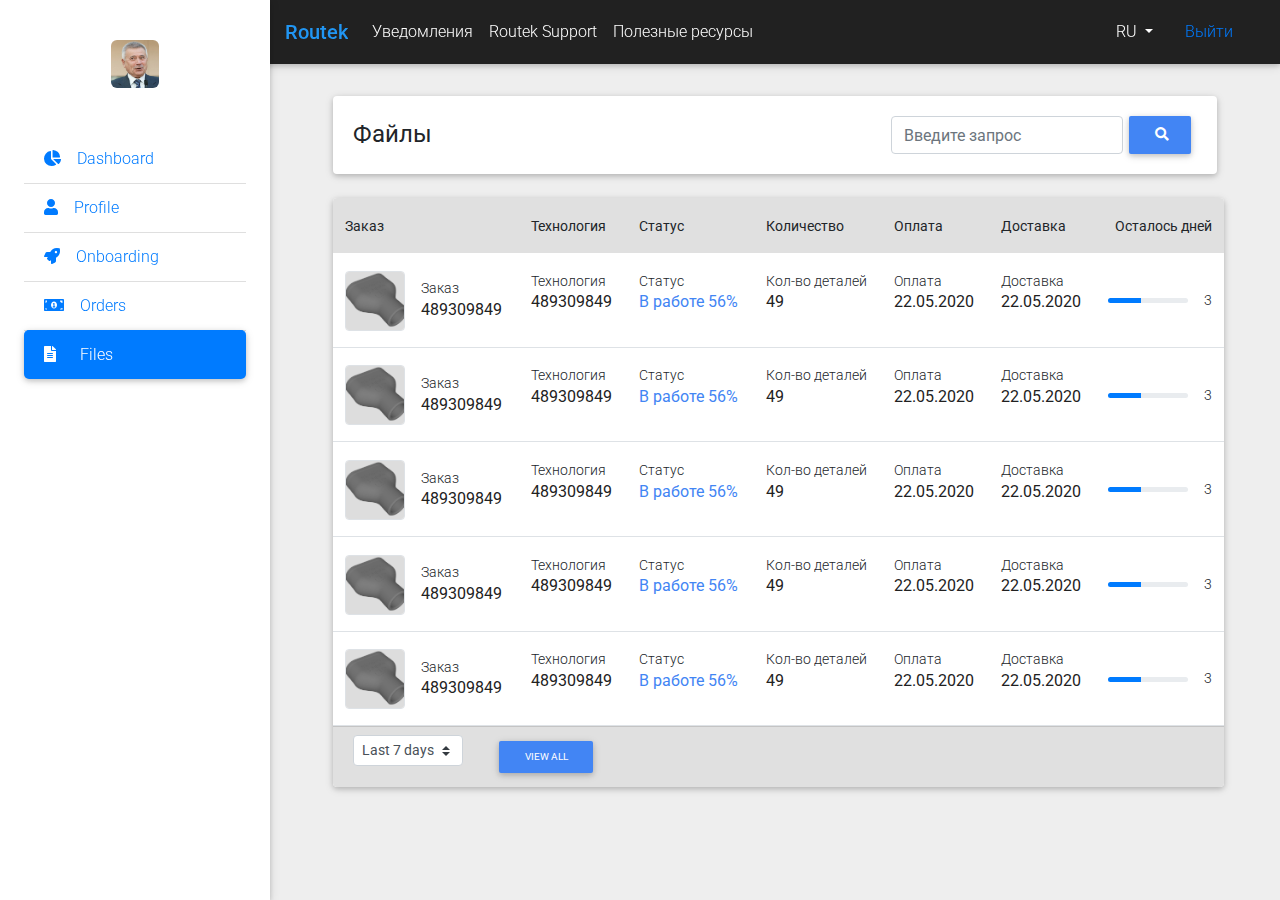
<file: user-files.html>
<!DOCTYPE html>
<html lang="en">
<head>
  <meta charset="UTF-8">
  <meta name="viewport" content="width=device-width, initial-scale=1, shrink-to-fit=no">
  <meta http-equiv="x-ua-compatible" content="ie=edge">
  <title>Material Design for Bootstrap</title>
  <!-- MDB icon -->
  <link rel="icon" href="img/mdb-favicon.ico" type="image/x-icon">
  <!-- Font Awesome -->
  <link rel="stylesheet" href="https://use.fontawesome.com/releases/v5.11.2/css/all.css">
  <!-- Google Fonts Roboto -->
  <link rel="stylesheet" href="https://fonts.googleapis.com/css?family=Roboto:300,400,500,700&display=swap">
  <!-- Bootstrap core CSS -->
  <link rel="stylesheet" href="css/bootstrap.min.css">
  <!-- Material Design Bootstrap -->
  <link rel="stylesheet" href="css/mdb.min.css">

  <!-- Theme styles -->
  <!-- <link rel="stylesheet" href="css/theme.min.css"> -->
  <!-- Your custom styles (optional) -->
  <link rel="stylesheet" href="css/style.css">
</head>
<body class="grey lighten-3">

  <!-- Start your project here-->  
  <header>
    <nav class="navbar fixed-top navbar-expand-lg navbar-dark bg-dark scrolling-navbar">
      <div class="container-fluid">
        
        <a href="#" class="navbar-brand waves-effect"><strong class="blue-text">Routek</strong></a>
        <button class="navbar-toggler" type="button" data-toggle="collapse" data-target="#navbarContent" aria-controls="navbarContent" aria-expanded="false" aria-label="Toggle navigation"><span class="navbar-toggler-icon"></span></button>
        <div class="collapse navbar-collapse" id="navbarContent">
          <ul class="navbar-nav mr-auto">
            <li class="nav-item">
              <a href="#" class="nav-link waves-effect">Уведомления</a>
            </li>
            <li class="nav-item">
              <a href="#" class="nav-link waves-effect">Routek Support</a>
            </li>
            <li class="nav-item">
              <a href="#" class="nav-link waves-effect">Полезные ресурсы</a>
            </li>
          </ul>
          <ul class="navbar-nav ml-md-auto">
            <li class="nav-item dropdown show">
              <a class="nav-item nav-link dropdown-toggle mr-md-2" href="#" id="bd-versions" data-toggle="dropdown" aria-haspopup="true" aria-expanded="true">
                RU
              </a>
              <div class="dropdown-menu dropdown-menu-md-right" aria-labelledby="bd-versions">
                <a class="dropdown-item active" href="index.html">RU</a>
                <a class="dropdown-item" href="#">EN</a>
                <a class="dropdown-item" href="#">DE</a>
              </div>
            </li>
          </ul>
          <a href="#" class="nav-link">Выйти</a>
        </div>
      </div>
    </nav>

    <div class="sidebar-fixed position-fixed">
      <div class="text-center">
        <a href="#" class="logo-wrapper waves-effect">
          <img src="img/lc-user.jpg" width="48"  height="48" alt="Logo" class="img-fluid">
        </a>
      </div>

      <div class="list-group list-group-flush">
        <a href="index.html" class="list-group-item  waves-effect"><i class="fas fa-chart-pie mr-3"></i>Dashboard</a>
        <a href="profile.html" class="list-group-item waves-effect"><i class="fas fa-user mr-3"></i>Profile</a>
        <a href="onboard.html" class="list-group-item waves-effect"><i class="fas fa-rocket mr-3"></i></i>Onboarding</a>
        <!-- <a href="#" class="list-group-item waves-effect"><i class="fas fa-table mr-3"></i>Tables</a>
        <a href="#" class="list-group-item waves-effect"><i class="fas fa-map mr-3"></i>Maps</a> -->
        <a href="user-orders.html" class="list-group-item waves-effect"><i class="fas fa-money-bill-alt mr-3"></i>Orders</a>
        <a href="#" class="list-group-item active waves-effect"><i class="fas fa-file-alt mr-4"></i></i>Files</a>
      </div>
    </div>
  </header>
  <main class="pt-5 mx-lg-5">

    <!-- Search card -->
    <div class="container-fluid mt-5">
      <div class="card mb-4 wow fadeIn">
        <div class="card-body d-sm-flex justify-content-between">
          <h4 class="mb-2 mb-sm-0 pt-1">
            <span>Файлы</span>
          </h4>
          <form class="d-flex justify-content-center">
            <input type="search" class="form-control" placeholder="Введите запрос"></input>
            <button class="btn btn-primary btn-sm my-0 p" type="submit">
              <i class="fas fa-search fa-lg"></i>
            </button>
          </form>
        </div>
      </div>



      <div class="row">
        <div class="col pr-lg-2 mb-3">
          <div class="card h-lg-100 overflow-hidden">
            <div class="card-body p-0">
              <table class="table table-dashboard mb-0 table-borderless fs--1">
                <thead class="bg-light">
                  <tr class="text-900">
                    <th>Заказ</th>
                    <th>Технология</th>
                    <th>Статус</th>
                    <th>Количество</th>
                    <th>Оплата</th>
                    <th>Доставка</th>
                    <th class="pr-card text-right" style="width: 8rem">Осталось дней</th>
                  </tr>
                </thead>
                <tbody>
                  <tr class="border-bottom border-200">
                    <td>
                      <div class="media align-items-center position-relative"><img class="rounded border border-200" src="img/detail-order.jpg" width="60" alt="">
                        <div class="media-body ml-3">
                          <p class="font-weight-semi-bold mb-0 text-500">Заказ</p>
                          <h6 class="mb-1 font-weight-semi-bold"><a class="text-dark stretched-link" href="#!">489309849</a></h6>
                          
                        </div>
                      </div>
                    </td>
                    <td>
                      <p class="font-weight-semi-bold mb-0 text-500">Технология</p>
                      <h6 class="mb-1 font-weight-semi-bold"><a class="text-dark stretched-link" href="#!">489309849</a></h6>
                    </td>
                    <td>
                      <p class="font-weight-semi-bold mb-0 text-500">Статус</p>
                      <h6 class="mb-1 font-weight-semi-bold"><a class="text-primary stretched-link" href="#!">В работе <span>56%</span></a></h6>
                    </td>
                    <td>
                      <p class="font-weight-semi-bold mb-0 text-500">Кол-во деталей</p>
                      <h6 class="mb-1 font-weight-semi-bold"><a class="text-dark stretched-link" href="#!">49</a></h6>
                    </td>
                    <td>
                      <p class="font-weight-semi-bold mb-0 text-500">Оплата</p>
                      <h6 class="mb-1 font-weight-semi-bold"><a class="text-dark stretched-link" href="#!">22.05.2020</a></h6>
                    </td>
                    <td>
                      <p class="font-weight-semi-bold mb-0 text-500">Доставка</p>
                      <h6 class="mb-1 font-weight-semi-bold"><a class="text-dark stretched-link" href="#!">22.05.2020</a></h6>
                    </td>
                    
                    <td class="align-middle pr-card">
                      <div class="d-flex align-items-center">
                        <div class="progress w-100 mr-2 rounded-soft bg-200" style="height: 5px;">
                          <div class="progress-bar rounded-capsule" role="progressbar" style="width: 41%;" aria-valuenow="41" aria-valuemin="0" aria-valuemax="100"></div>
                        </div>
                        <div class="font-weight-semi-bold ml-2">3</div>
                      </div>
                    </td>
                  </tr>

                  <tr class="border-bottom border-200">
                    <td>
                      <div class="media align-items-center position-relative"><img class="rounded border border-200" src="img/detail-order.jpg" width="60" alt="">
                        <div class="media-body ml-3">
                          <p class="font-weight-semi-bold mb-0 text-500">Заказ</p>
                          <h6 class="mb-1 font-weight-semi-bold"><a class="text-dark stretched-link" href="#!">489309849</a></h6>
                          
                        </div>
                      </div>
                    </td>
                    <td>
                      <p class="font-weight-semi-bold mb-0 text-500">Технология</p>
                      <h6 class="mb-1 font-weight-semi-bold"><a class="text-dark stretched-link" href="#!">489309849</a></h6>
                    </td>
                    <td>
                      <p class="font-weight-semi-bold mb-0 text-500">Статус</p>
                      <h6 class="mb-1 font-weight-semi-bold"><a class="text-primary stretched-link" href="#!">В работе <span>56%</span></a></h6>
                    </td>
                    <td>
                      <p class="font-weight-semi-bold mb-0 text-500">Кол-во деталей</p>
                      <h6 class="mb-1 font-weight-semi-bold"><a class="text-dark stretched-link" href="#!">49</a></h6>
                    </td>
                    <td>
                      <p class="font-weight-semi-bold mb-0 text-500">Оплата</p>
                      <h6 class="mb-1 font-weight-semi-bold"><a class="text-dark stretched-link" href="#!">22.05.2020</a></h6>
                    </td>
                    <td>
                      <p class="font-weight-semi-bold mb-0 text-500">Доставка</p>
                      <h6 class="mb-1 font-weight-semi-bold"><a class="text-dark stretched-link" href="#!">22.05.2020</a></h6>
                    </td>
                    
                    <td class="align-middle pr-card">
                      <div class="d-flex align-items-center">
                        <div class="progress w-100 mr-2 rounded-soft bg-200" style="height: 5px;">
                          <div class="progress-bar rounded-capsule" role="progressbar" style="width: 41%;" aria-valuenow="41" aria-valuemin="0" aria-valuemax="100"></div>
                        </div>
                        <div class="font-weight-semi-bold ml-2">3</div>
                      </div>
                    </td>
                  </tr>

                  <tr class="border-bottom border-200">
                    <td>
                      <div class="media align-items-center position-relative"><img class="rounded border border-200" src="img/detail-order.jpg" width="60" alt="">
                        <div class="media-body ml-3">
                          <p class="font-weight-semi-bold mb-0 text-500">Заказ</p>
                          <h6 class="mb-1 font-weight-semi-bold"><a class="text-dark stretched-link" href="#!">489309849</a></h6>
                          
                        </div>
                      </div>
                    </td>
                    <td>
                      <p class="font-weight-semi-bold mb-0 text-500">Технология</p>
                      <h6 class="mb-1 font-weight-semi-bold"><a class="text-dark stretched-link" href="#!">489309849</a></h6>
                    </td>
                    <td>
                      <p class="font-weight-semi-bold mb-0 text-500">Статус</p>
                      <h6 class="mb-1 font-weight-semi-bold"><a class="text-primary stretched-link" href="#!">В работе <span>56%</span></a></h6>
                    </td>
                    <td>
                      <p class="font-weight-semi-bold mb-0 text-500">Кол-во деталей</p>
                      <h6 class="mb-1 font-weight-semi-bold"><a class="text-dark stretched-link" href="#!">49</a></h6>
                    </td>
                    <td>
                      <p class="font-weight-semi-bold mb-0 text-500">Оплата</p>
                      <h6 class="mb-1 font-weight-semi-bold"><a class="text-dark stretched-link" href="#!">22.05.2020</a></h6>
                    </td>
                    <td>
                      <p class="font-weight-semi-bold mb-0 text-500">Доставка</p>
                      <h6 class="mb-1 font-weight-semi-bold"><a class="text-dark stretched-link" href="#!">22.05.2020</a></h6>
                    </td>
                    
                    <td class="align-middle pr-card">
                      <div class="d-flex align-items-center">
                        <div class="progress w-100 mr-2 rounded-soft bg-200" style="height: 5px;">
                          <div class="progress-bar rounded-capsule" role="progressbar" style="width: 41%;" aria-valuenow="41" aria-valuemin="0" aria-valuemax="100"></div>
                        </div>
                        <div class="font-weight-semi-bold ml-2">3</div>
                      </div>
                    </td>
                  </tr>

                  <tr class="border-bottom border-200">
                    <td>
                      <div class="media align-items-center position-relative"><img class="rounded border border-200" src="img/detail-order.jpg" width="60" alt="">
                        <div class="media-body ml-3">
                          <p class="font-weight-semi-bold mb-0 text-500">Заказ</p>
                          <h6 class="mb-1 font-weight-semi-bold"><a class="text-dark stretched-link" href="#!">489309849</a></h6>
                          
                        </div>
                      </div>
                    </td>
                    <td>
                      <p class="font-weight-semi-bold mb-0 text-500">Технология</p>
                      <h6 class="mb-1 font-weight-semi-bold"><a class="text-dark stretched-link" href="#!">489309849</a></h6>
                    </td>
                    <td>
                      <p class="font-weight-semi-bold mb-0 text-500">Статус</p>
                      <h6 class="mb-1 font-weight-semi-bold"><a class="text-primary stretched-link" href="#!">В работе <span>56%</span></a></h6>
                    </td>
                    <td>
                      <p class="font-weight-semi-bold mb-0 text-500">Кол-во деталей</p>
                      <h6 class="mb-1 font-weight-semi-bold"><a class="text-dark stretched-link" href="#!">49</a></h6>
                    </td>
                    <td>
                      <p class="font-weight-semi-bold mb-0 text-500">Оплата</p>
                      <h6 class="mb-1 font-weight-semi-bold"><a class="text-dark stretched-link" href="#!">22.05.2020</a></h6>
                    </td>
                    <td>
                      <p class="font-weight-semi-bold mb-0 text-500">Доставка</p>
                      <h6 class="mb-1 font-weight-semi-bold"><a class="text-dark stretched-link" href="#!">22.05.2020</a></h6>
                    </td>
                    
                    <td class="align-middle pr-card">
                      <div class="d-flex align-items-center">
                        <div class="progress w-100 mr-2 rounded-soft bg-200" style="height: 5px;">
                          <div class="progress-bar rounded-capsule" role="progressbar" style="width: 41%;" aria-valuenow="41" aria-valuemin="0" aria-valuemax="100"></div>
                        </div>
                        <div class="font-weight-semi-bold ml-2">3</div>
                      </div>
                    </td>
                  </tr>

                  <tr class="border-bottom border-200">
                    <td>
                      <div class="media align-items-center position-relative"><img class="rounded border border-200" src="img/detail-order.jpg" width="60" alt="">
                        <div class="media-body ml-3">
                          <p class="font-weight-semi-bold mb-0 text-500">Заказ</p>
                          <h6 class="mb-1 font-weight-semi-bold"><a class="text-dark stretched-link" href="#!">489309849</a></h6>
                          
                        </div>
                      </div>
                    </td>
                    <td>
                      <p class="font-weight-semi-bold mb-0 text-500">Технология</p>
                      <h6 class="mb-1 font-weight-semi-bold"><a class="text-dark stretched-link" href="#!">489309849</a></h6>
                    </td>
                    <td>
                      <p class="font-weight-semi-bold mb-0 text-500">Статус</p>
                      <h6 class="mb-1 font-weight-semi-bold"><a class="text-primary stretched-link" href="#!">В работе <span>56%</span></a></h6>
                    </td>
                    <td>
                      <p class="font-weight-semi-bold mb-0 text-500">Кол-во деталей</p>
                      <h6 class="mb-1 font-weight-semi-bold"><a class="text-dark stretched-link" href="#!">49</a></h6>
                    </td>
                    <td>
                      <p class="font-weight-semi-bold mb-0 text-500">Оплата</p>
                      <h6 class="mb-1 font-weight-semi-bold"><a class="text-dark stretched-link" href="#!">22.05.2020</a></h6>
                    </td>
                    <td>
                      <p class="font-weight-semi-bold mb-0 text-500">Доставка</p>
                      <h6 class="mb-1 font-weight-semi-bold"><a class="text-dark stretched-link" href="#!">22.05.2020</a></h6>
                    </td>
                    
                    <td class="align-middle pr-card">
                      <div class="d-flex align-items-center">
                        <div class="progress w-100 mr-2 rounded-soft bg-200" style="height: 5px;">
                          <div class="progress-bar rounded-capsule" role="progressbar" style="width: 41%;" aria-valuenow="41" aria-valuemin="0" aria-valuemax="100"></div>
                        </div>
                        <div class="font-weight-semi-bold ml-2">3</div>
                      </div>
                    </td>
                  </tr>
                  
                </tbody>
              </table>
            </div>
            <div class="card-footer bg-light py-2">
              <div class="row flex-between-center">
                <div class="col-auto"><select class="custom-select custom-select-sm">
                    <option>Last 7 days</option>
                    <option>Last Month</option>
                    <option>Last Year</option>
                  </select></div>
                <div class="col-auto"><a class="btn btn-sm btn-primary" href="#!">View All</a></div>
              </div>
            </div>
          </div>
        </div>
        
      </div>

    </div>

    
    

  </main>
  
  <!-- End your project here-->

  <!-- jQuery -->
  <script type="text/javascript" src="js/jquery.min.js"></script>
  <!-- Bootstrap tooltips -->
  <script type="text/javascript" src="js/popper.min.js"></script>
  <!-- Bootstrap core JavaScript -->
  <script type="text/javascript" src="js/bootstrap.min.js"></script>
  <!-- MDB core JavaScript -->
  <script type="text/javascript" src="js/mdb.min.js"></script>
  <!-- Your custom scripts (optional) -->
  <script type="text/javascript" src="js/Chart.min.js"></script>
  <script>
    new WOW().init();
    
  </script>
  

</body>
</html>
</file>
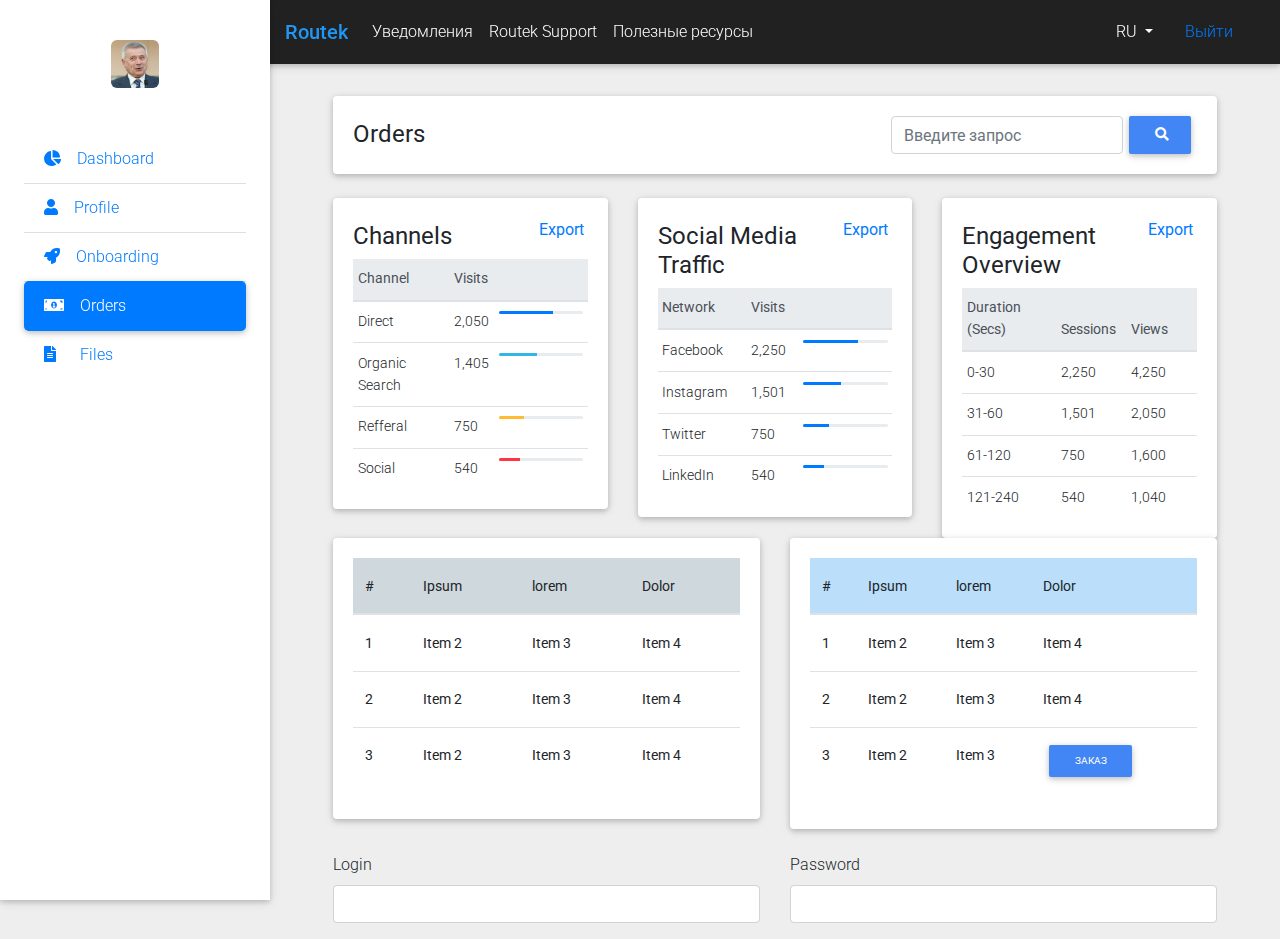
<file: user-orders.html>
<!DOCTYPE html>
<html lang="en">
<head>
  <meta charset="UTF-8">
  <meta name="viewport" content="width=device-width, initial-scale=1, shrink-to-fit=no">
  <meta http-equiv="x-ua-compatible" content="ie=edge">
  <title>Material Design for Bootstrap</title>
  <!-- MDB icon -->
  <link rel="icon" href="img/mdb-favicon.ico" type="image/x-icon">
  <!-- Font Awesome -->
  <link rel="stylesheet" href="https://use.fontawesome.com/releases/v5.11.2/css/all.css">
  <!-- Google Fonts Roboto -->
  <link rel="stylesheet" href="https://fonts.googleapis.com/css?family=Roboto:300,400,500,700&display=swap">
  <!-- Bootstrap core CSS -->
  <link rel="stylesheet" href="css/bootstrap.min.css">
  <!-- Material Design Bootstrap -->
  <link rel="stylesheet" href="css/mdb.min.css">
  <!-- Your custom styles (optional) -->
  <link rel="stylesheet" href="css/style.css">
</head>
<body class="grey lighten-3">

  <!-- Start your project here-->  
  <header>
    <nav class="navbar fixed-top navbar-expand-lg navbar-dark bg-dark scrolling-navbar">
      <div class="container-fluid">
        
        <a href="#" class="navbar-brand waves-effect"><strong class="blue-text">Routek</strong></a>
        <button class="navbar-toggler" type="button" data-toggle="collapse" data-target="#navbarContent" aria-controls="navbarContent" aria-expanded="false" aria-label="Toggle navigation"><span class="navbar-toggler-icon"></span></button>
        <div class="collapse navbar-collapse" id="navbarContent">
          <ul class="navbar-nav mr-auto">
            <li class="nav-item">
              <a href="#" class="nav-link waves-effect">Уведомления</a>
            </li>
            <li class="nav-item">
              <a href="#" class="nav-link waves-effect">Routek Support</a>
            </li>
            <li class="nav-item">
              <a href="#" class="nav-link waves-effect">Полезные ресурсы</a>
            </li>
          </ul>
          <ul class="navbar-nav ml-md-auto">
            <li class="nav-item dropdown show">
              <a class="nav-item nav-link dropdown-toggle mr-md-2" href="#" id="bd-versions" data-toggle="dropdown" aria-haspopup="true" aria-expanded="true">
                RU
              </a>
              <div class="dropdown-menu dropdown-menu-md-right" aria-labelledby="bd-versions">
                <a class="dropdown-item active" href="index.html">RU</a>
                <a class="dropdown-item" href="#">EN</a>
                <a class="dropdown-item" href="#">DE</a>
              </div>
            </li>
          </ul>
          <a href="#" class="nav-link">Выйти</a>
        </div>
      </div>
    </nav>

    <!-- Start sidebar -->
    <div class="sidebar-fixed position-fixed">
      <div class="text-center">
        <a href="#" class="logo-wrapper waves-effect">
          <img src="img/lc-user.jpg" width="48"  height="48" alt="Logo" class="img-fluid">
        </a>
      </div>

      <div class="list-group list-group-flush">
        <a href="index.html" class="list-group-item waves-effect"><i class="fas fa-chart-pie mr-3"></i>Dashboard</a>
        <a href="profile.html" class="list-group-item  waves-effect"><i class="fas fa-user mr-3"></i>Profile</a>
        <a href="onboard.html" class="list-group-item waves-effect"><i class="fas fa-rocket mr-3"></i></i>Onboarding</a>
        <!-- <a href="#" class="list-group-item waves-effect"><i class="fas fa-table mr-3"></i>Tables</a>
        <a href="#" class="list-group-item waves-effect"><i class="fas fa-map mr-3"></i>Maps</a> -->
        <a href="#" class="list-group-item active waves-effect"><i class="fas fa-money-bill-alt mr-3"></i>Orders</a>
        <a href="user-files.html" class="list-group-item waves-effect"><i class="fas fa-file-alt mr-4"></i></i>Files</a>
      </div>
    </div>
  </header>


  <!-- Start main page -->
  <main class="pt-5 mx-lg-5">
  
    <!-- Search card -->
    <div class="container-fluid mt-5">
      <div class="card mb-4 wow fadeIn">
        <div class="card-body d-sm-flex justify-content-between">
          <h4 class="mb-2 mb-sm-0 pt-1">
            <span>Orders</span>
          </h4>
          <form class="d-flex justify-content-center">
            <input type="search" class="form-control" placeholder="Введите запрос"></input>
            <button class="btn btn-primary btn-sm my-0 p" type="submit">
              <i class="fas fa-search fa-lg"></i>
            </button>
          </form>
        </div>
      </div>
  
  
      <!-- Start row 1 -->
      <div class="row">
        <div class="col-xl-4 col-lg-6">
          <div class="card">
            <div class="card-body">
              <a href="" class="p-0 float-right mb-3">Export <i class="mdi mdi-download ml-1"></i></a>
              <h4 class="header-title mt-1">Channels</h4>
  
              <div class="table-responsive">
                <table class="table table-sm table-centered mb-0 font-14">
                  <thead class="thead-light">
                    <tr>
                      <th>Channel</th>
                      <th>Visits</th>
                      <th style="width: 40%;"></th>
                    </tr>
                  </thead>
                  <tbody>
                    <tr>
                      <td>Direct</td>
                      <td>2,050</td>
                      <td>
                        <div class="progress" style="height: 3px;">
                          <div class="progress-bar" role="progressbar" style="width: 65%; height: 20px;"
                            aria-valuenow="65" aria-valuemin="0" aria-valuemax="100"></div>
                        </div>
                      </td>
                    </tr>
                    <tr>
                      <td>Organic Search</td>
                      <td>1,405</td>
                      <td>
                        <div class="progress" style="height: 3px;">
                          <div class="progress-bar bg-info" role="progressbar" style="width: 45%; height: 20px;"
                            aria-valuenow="45" aria-valuemin="0" aria-valuemax="100"></div>
                        </div>
                      </td>
                    </tr>
                    <tr>
                      <td>Refferal</td>
                      <td>750</td>
                      <td>
                        <div class="progress" style="height: 3px;">
                          <div class="progress-bar bg-warning" role="progressbar" style="width: 30%; height: 20px;"
                            aria-valuenow="30" aria-valuemin="0" aria-valuemax="100"></div>
                        </div>
                      </td>
                    </tr>
                    <tr>
                      <td>Social</td>
                      <td>540</td>
                      <td>
                        <div class="progress" style="height: 3px;">
                          <div class="progress-bar bg-danger" role="progressbar" style="width: 25%; height: 20px;"
                            aria-valuenow="25" aria-valuemin="0" aria-valuemax="100"></div>
                        </div>
                      </td>
                    </tr>
                  </tbody>
                </table>
              </div> <!-- end table-responsive-->
            </div> <!-- end card-body-->
          </div> <!-- end card-->
        </div> <!-- end col-->
  
        <div class="col-xl-4 col-lg-6">
          <div class="card">
            <div class="card-body">
              <a href="" class="p-0 float-right mb-3">Export <i class="mdi mdi-download ml-1"></i></a>
              <h4 class="header-title mt-1">Social Media Traffic</h4>
  
              <div class="table-responsive">
                <table class="table table-sm table-centered mb-0 font-14">
                  <thead class="thead-light">
                    <tr>
                      <th>Network</th>
                      <th>Visits</th>
                      <th style="width: 40%;"></th>
                    </tr>
                  </thead>
                  <tbody>
                    <tr>
                      <td>Facebook</td>
                      <td>2,250</td>
                      <td>
                        <div class="progress" style="height: 3px;">
                          <div class="progress-bar" role="progressbar" style="width: 65%; height: 20px;"
                            aria-valuenow="65" aria-valuemin="0" aria-valuemax="100"></div>
                        </div>
                      </td>
                    </tr>
                    <tr>
                      <td>Instagram</td>
                      <td>1,501</td>
                      <td>
                        <div class="progress" style="height: 3px;">
                          <div class="progress-bar" role="progressbar" style="width: 45%; height: 20px;"
                            aria-valuenow="45" aria-valuemin="0" aria-valuemax="100"></div>
                        </div>
                      </td>
                    </tr>
                    <tr>
                      <td>Twitter</td>
                      <td>750</td>
                      <td>
                        <div class="progress" style="height: 3px;">
                          <div class="progress-bar" role="progressbar" style="width: 30%; height: 20px;"
                            aria-valuenow="30" aria-valuemin="0" aria-valuemax="100"></div>
                        </div>
                      </td>
                    </tr>
                    <tr>
                      <td>LinkedIn</td>
                      <td>540</td>
                      <td>
                        <div class="progress" style="height: 3px;">
                          <div class="progress-bar" role="progressbar" style="width: 25%; height: 20px;"
                            aria-valuenow="25" aria-valuemin="0" aria-valuemax="100"></div>
                        </div>
                      </td>
                    </tr>
                  </tbody>
                </table>
              </div> <!-- end table-responsive-->
            </div> <!-- end card-body-->
          </div> <!-- end card-->
        </div> <!-- end col-->
  
        <div class="col-xl-4 col-lg-12">
          <div class="card">
            <div class="card-body">
              <a href="" class="p-0 float-right mb-3">Export <i class="mdi mdi-download ml-1"></i></a>
              <h4 class="header-title mt-1">Engagement Overview</h4>
  
              <div class="table-responsive">
                <table class="table table-sm table-centered mb-0 font-14">
                  <thead class="thead-light">
                    <tr>
                      <th>Duration (Secs)</th>
                      <th style="width: 30%;">Sessions</th>
                      <th style="width: 30%;">Views</th>
                    </tr>
                  </thead>
                  <tbody>
                    <tr>
                      <td>0-30</td>
                      <td>2,250</td>
                      <td>4,250</td>
                    </tr>
                    <tr>
                      <td>31-60</td>
                      <td>1,501</td>
                      <td>2,050</td>
                    </tr>
                    <tr>
                      <td>61-120</td>
                      <td>750</td>
                      <td>1,600</td>
                    </tr>
                    <tr>
                      <td>121-240</td>
                      <td>540</td>
                      <td>1,040</td>
                    </tr>
                  </tbody>
                </table>
              </div> <!-- end table-responsive-->
            </div> <!-- end card-body-->
          </div> <!-- end card-->
        </div> <!-- end col-->
  
      </div>
      <!-- End row 1 -->
  
  
      <!-- Start row 2 -->
      <div class="row wow fadeIn">
        <!-- Start Col-md-6-1 -->
        <div class="col-md-6 mb-4">
          <div class="card">
            <div class="card-body">
              <table class="table table-hover">
                <thead class="blue-grey lighten-4">
                  <tr>
                    <th>#</th>
                    <th>Ipsum</th>
                    <th>lorem</th>
                    <th>Dolor</th>
                  </tr>
                </thead>
                <tbody>
                  <tr>
                    <th scope="row">1</th>
                    <th>Item 2</th>
                    <th>Item 3</th>
                    <th>Item 4</th>
                  </tr>
                  <tr>
                    <th scope="row">2</th>
                    <th>Item 2</th>
                    <th>Item 3</th>
                    <th>Item 4</th>
                  </tr>
                  <tr>
                    <th scope="row">3</th>
                    <th>Item 2</th>
                    <th>Item 3</th>
                    <th>Item 4</th>
                  </tr>
                </tbody>
              </table>
            </div>
          </div>
        </div>
  
        <!-- Start Col-md-6-2 -->
        <div class="col-md-6 mb-4">
          <div class="card">
            <div class="card-body">
              <table class="table table-hover">
                <thead class="blue lighten-4">
                  <tr>
                    <th>#</th>
                    <th>Ipsum</th>
                    <th>lorem</th>
                    <th>Dolor</th>
                  </tr>
                </thead>
                <tbody>
                  <tr>
                    <th scope="row">1</th>
                    <th>Item 2</th>
                    <th>Item 3</th>
                    <th>Item 4</th>
                  </tr>
                  <tr>
                    <th scope="row">2</th>
                    <th>Item 2</th>
                    <th>Item 3</th>
                    <th>Item 4</th>
                  </tr>
                  <tr>
                    <th scope="row">3</th>
                    <th>Item 2</th>
                    <th>Item 3</th>
                    <th><button class="btn btn-primary btn-sm my-0">Заказ</button></th>
                  </tr>
                </tbody>
              </table>
            </div>
          </div>
        </div>
      </div>
      <!-- End row 2 -->
  
  
      <!-- Start row 3 -->
      <div class="row">
  
        <div class="col-md-6">
          <div class="form-group">
            <label for="exampleInputPassword1">Login</label>
            <input type="text" class="form-control" id="exampleInputPassword1">
          </div>
        </div>
  
        <div class="col-md-6">
          <div class="form-group">
            <label for="exampleInputPassword1">Password</label>
            <input type="password" class="form-control" id="exampleInputPassword1">
          </div>
        </div>
  
      </div>
  
  
  
    </div>
  </main>
  
  <!-- End your project here-->

  <!-- jQuery -->
  <script type="text/javascript" src="js/jquery.min.js"></script>
  <!-- Bootstrap tooltips -->
  <script type="text/javascript" src="js/popper.min.js"></script>
  <!-- Bootstrap core JavaScript -->
  <script type="text/javascript" src="js/bootstrap.min.js"></script>
  <!-- MDB core JavaScript -->
  <script type="text/javascript" src="js/mdb.min.js"></script>
  <!-- Your custom scripts (optional) -->
  <script type="text/javascript"></script>
  <script>
    new WOW().init();
    
  </script>
  

</body>
</html>
</file>
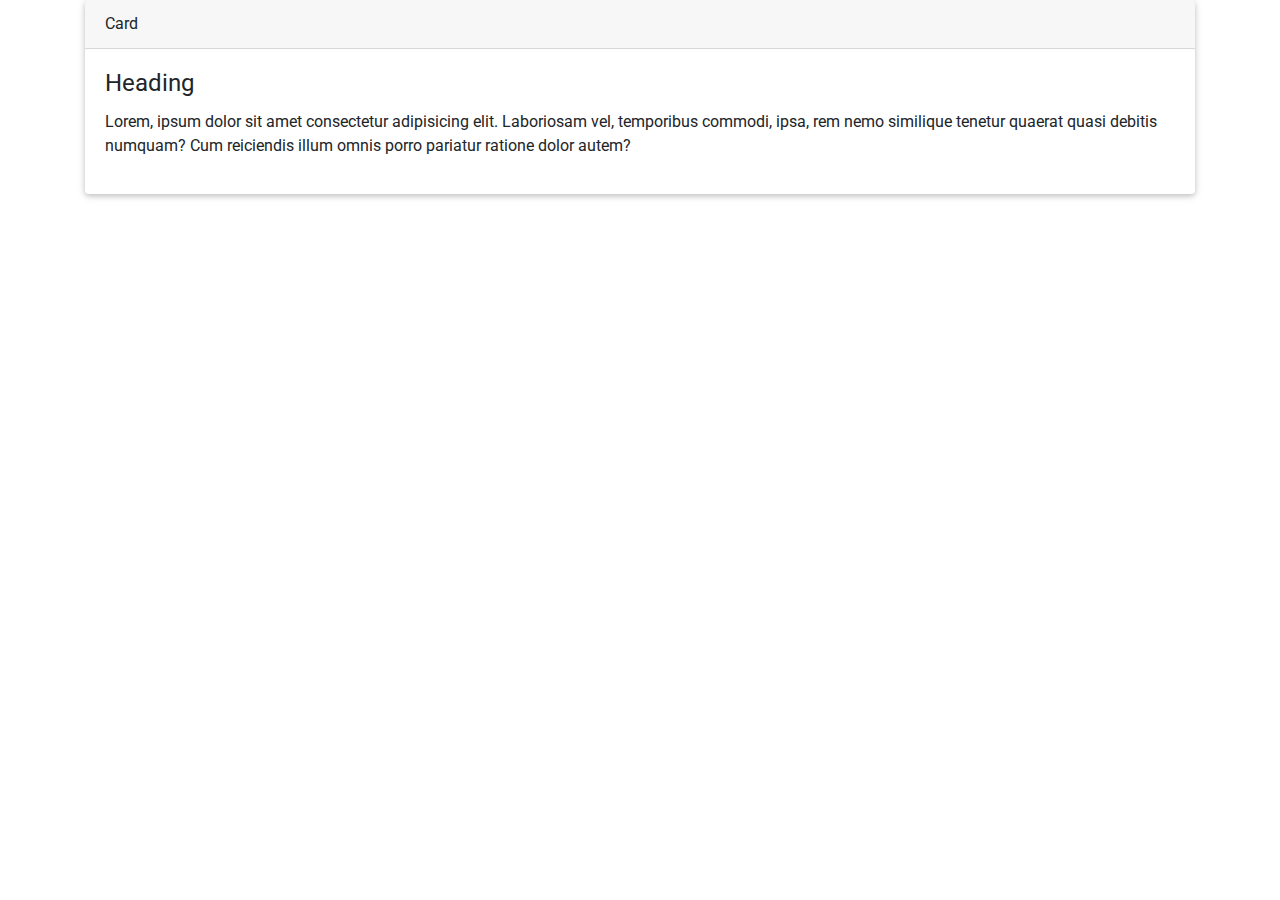
<file: wow-test.html>
<!DOCTYPE html>
<html lang="en">
<head>
   <meta charset="UTF-8">
   <meta name="viewport" content="width=device-width, initial-scale=1.0">

   <title>Wow-test</title>
   <!-- MDB icon -->
  <link rel="icon" href="img/mdb-favicon.ico" type="image/x-icon">
  <!-- Font Awesome -->
  <link rel="stylesheet" href="https://use.fontawesome.com/releases/v5.11.2/css/all.css">
  <!-- Google Fonts Roboto -->
  <link rel="stylesheet" href="https://fonts.googleapis.com/css?family=Roboto:300,400,500,700&display=swap">
  <!-- Bootstrap core CSS -->
  <link rel="stylesheet" href="css/bootstrap.min.css">
  <!-- Material Design Bootstrap -->
  <link rel="stylesheet" href="css/mdb.min.css">
</head>
<body>
   <div class="container">
      <div class="row wow slideInLeft">
         <div class="col">
            <div class="card">
               <div class="card-header">Card</div>
               <div class="card-body">
                  <h4 class="card-title">Heading</h4>
                  <p>Lorem, ipsum dolor sit amet consectetur adipisicing elit. Laboriosam vel, temporibus commodi, ipsa, rem nemo similique tenetur quaerat quasi debitis numquam? Cum reiciendis illum omnis porro pariatur ratione dolor autem?</p>
               </div>
            </div>
         </div>
      </div>
   </div>
   <script src="js/wow.min.js"></script>
   <script>
      new WOW().init();
      alert('Hello');
   </script>
</body>
</html>
</file>
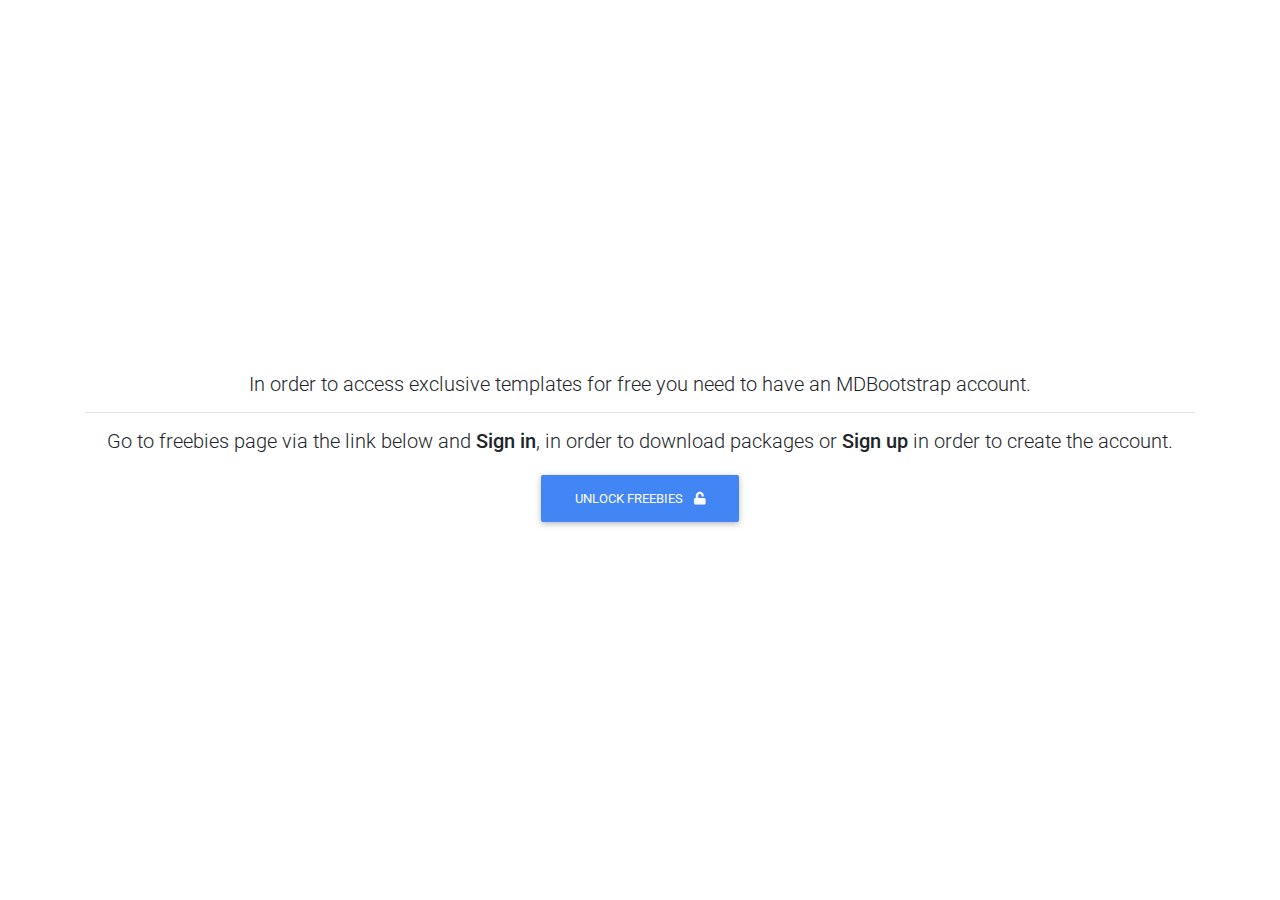
<file: exclusive-templates/unlock-exclusive-freebies.html>
<!DOCTYPE html>
<html lang="en">

<head>
  <meta charset="UTF-8">
  <meta name="viewport" content="width=device-width, initial-scale=1, shrink-to-fit=no">
  <meta http-equiv="x-ua-compatible" content="ie=edge">
  <title>Material Design for Bootstrap</title>
  <!-- MDB icon -->
  <link rel="icon" href="../img/mdb-favicon.ico" type="image/x-icon">
  <!-- Font Awesome -->
  <link rel="stylesheet" href="https://use.fontawesome.com/releases/v5.11.2/css/all.css">
  <!-- Google Fonts Roboto -->
  <link rel="stylesheet" href="https://fonts.googleapis.com/css?family=Roboto:300,400,500,700&display=swap">
  <!-- Bootstrap core CSS -->
  <link rel="stylesheet" href="../css/bootstrap.min.css">
  <!-- Material Design Bootstrap -->
  <link rel="stylesheet" href="../css/mdb.min.css">
  <!-- Your custom styles (optional) -->
  <link rel="stylesheet" href="../css/style.css">
</head>

<body>

  <!-- Start your project here-->
  <div class="d-flex align-items-center" style="height:100vh">
    <div class="container text-center">
      <h5 class="animated fadeIn mb-3">In order to access exclusive templates for free you need to have an MDBootstrap
        account.</h5>
        <hr>
      <h5 class="animated fadeIn mb-3">Go to freebies page via the link below and <strong>Sign in</strong>, in order to
        download packages or <strong>Sign up</strong> in order to create the account.</h5>
        <a href="https://mdbootstrap.com/freebies/?utm_campaign=ExclusiveFreebies&utm_source=jQuery" class="btn btn-primary">Unlock freebies <i class="fas fa-unlock ml-2"></i></a>

    </div>
  </div>
  <!-- End your project here-->

  <!-- jQuery -->
  <script type="text/javascript" src="../js/jquery.min.js"></script>
  <!-- Bootstrap tooltips -->
  <script type="text/javascript" src="../js/popper.min.js"></script>
  <!-- Bootstrap core JavaScript -->
  <script type="text/javascript" src="../js/bootstrap.min.js"></script>
  <!-- MDB core JavaScript -->
  <script type="text/javascript" src="../js/mdb.min.js"></script>
  <!-- Your custom scripts (optional) -->
  <script type="text/javascript"></script>

</body>

</html>
</file>
<file: css/style.css>
.sidebar-fixed {
   height: 100vh;
   width: 270px;
   box-shadow: 0 2px 5px 0 rgba(0,0,0,0.16), 0 2px 10px 0 rgba(0,0,0,0.12);
   z-index: 1050;
   background-color: #fff;
   padding: 1.5rem;
   padding-top: 0;
}

.sidebar-fixed .list-group .active {
   box-shadow: 0 2px 5px 0 rgba(0,0,0,0.16), 0 2px 10px 0 rgba(0,0,0,0.12);
   border-radius: 5px;
}

.sidebar-fixed .logo-wrapper {
   padding: 2.5rem;
}

.sidebar-fixed .logo-wrapper img {
   border-radius: 6px;
   min-height: 48px;
}

@media (min-width: 1200px) {
   .navbar, .page-footer, main{
      padding-left: 270px;
   }
}

@media (max-width: 1199.98px) {
   .sidebar-fixed {
      display: none;
   }
}

.card-carousel {
   min-height: 266px;
   background: #C3DAFF;
   padding: 50px;
}

.carousel-indicators {
   bottom: -40px;
}

/* .card-user-wall {
   position: relative;
} */

.user-avatar {
   position: absolute;
   bottom: 0;
   left: 20px;
}
</file>
<file: css/theme.min.css>
.btn-falcon-default, .falcon-data-table .paging_first_last_numbers .page-link, .falcon-data-table .paging_full .page-link, .falcon-data-table .paging_full_numbers .page-link, .falcon-data-table .paging_numbers .page-link, .falcon-data-table .paging_simple_numbers .page-link {
   color: #4d5969;
   background-color: #fff;
   border-color: #fff;
   -webkit-box-shadow: 0 0 0 1px rgba(43, 45, 80, .1), 0 2px 5px 0 rgba(43, 45, 80, .08), 0 1px 1.5px 0 rgba(0, 0, 0, .07), 0 1px 2px 0 rgba(0, 0, 0, .08);
   box-shadow:0 0 0 1px rgba(43, 45, 80, .1), 0 2px 5px 0 rgba(43, 45, 80, .08), 0 1px 1.5px 0 rgba(0, 0, 0, .07), 0 1px 2px 0 rgba(0, 0, 0, .08)
}

.btn-falcon-default:hover, .falcon-data-table .paging_first_last_numbers .page-link:hover, .falcon-data-table .paging_full .page-link:hover, .falcon-data-table .paging_full_numbers .page-link:hover, .falcon-data-table .paging_numbers .page-link:hover, .falcon-data-table .paging_simple_numbers .page-link:hover {
   color: #4d5969;
   background-color: #fff;
   border-color:#fff
}

.btn-falcon-default.focus, .btn-falcon-default:focus, .falcon-data-table .paging_first_last_numbers .focus.page-link, .falcon-data-table .paging_first_last_numbers .page-link:focus, .falcon-data-table .paging_full .focus.page-link, .falcon-data-table .paging_full .page-link:focus, .falcon-data-table .paging_full_numbers .focus.page-link, .falcon-data-table .paging_full_numbers .page-link:focus, .falcon-data-table .paging_numbers .focus.page-link, .falcon-data-table .paging_numbers .page-link:focus, .falcon-data-table .paging_simple_numbers .focus.page-link, .falcon-data-table .paging_simple_numbers .page-link:focus {
   color: #4d5969;
   background-color: #fff;
   border-color: #fff;
   -webkit-box-shadow: 0 0 0 0 rgba(228, 230, 233, .5);
   box-shadow:0 0 0 0 rgba(228, 230, 233, .5)
}

.btn-falcon-default.disabled, .btn-falcon-default:disabled, .falcon-data-table .paging_first_last_numbers .disabled.page-link, .falcon-data-table .paging_first_last_numbers .page-link:disabled, .falcon-data-table .paging_full .disabled.page-link, .falcon-data-table .paging_full .page-link:disabled, .falcon-data-table .paging_full_numbers .disabled.page-link, .falcon-data-table .paging_full_numbers .page-link:disabled, .falcon-data-table .paging_numbers .disabled.page-link, .falcon-data-table .paging_numbers .page-link:disabled, .falcon-data-table .paging_simple_numbers .disabled.page-link, .falcon-data-table .paging_simple_numbers .page-link:disabled {
   color: #4d5969;
   background-color: #fff;
   border-color:#fff
}

.btn-falcon-default:not(:disabled):not(.disabled).active, .btn-falcon-default:not(:disabled):not(.disabled):active, .falcon-data-table .paging_first_last_numbers .page-link:not(:disabled):not(.disabled).active, .falcon-data-table .paging_first_last_numbers .page-link:not(:disabled):not(.disabled):active, .falcon-data-table .paging_first_last_numbers .show > .dropdown-toggle.page-link, .falcon-data-table .paging_full .page-link:not(:disabled):not(.disabled).active, .falcon-data-table .paging_full .page-link:not(:disabled):not(.disabled):active, .falcon-data-table .paging_full .show > .dropdown-toggle.page-link, .falcon-data-table .paging_full_numbers .page-link:not(:disabled):not(.disabled).active, .falcon-data-table .paging_full_numbers .page-link:not(:disabled):not(.disabled):active, .falcon-data-table .paging_full_numbers .show > .dropdown-toggle.page-link, .falcon-data-table .paging_numbers .page-link:not(:disabled):not(.disabled).active, .falcon-data-table .paging_numbers .page-link:not(:disabled):not(.disabled):active, .falcon-data-table .paging_numbers .show > .dropdown-toggle.page-link, .falcon-data-table .paging_simple_numbers .page-link:not(:disabled):not(.disabled).active, .falcon-data-table .paging_simple_numbers .page-link:not(:disabled):not(.disabled):active, .falcon-data-table .paging_simple_numbers .show > .dropdown-toggle.page-link, .show > .btn-falcon-default.dropdown-toggle {
   color: #4d5969;
   background-color: #e6e6e6;
   border-color:#dfdfdf
}

.btn-falcon-default:not(:disabled):not(.disabled).active:focus, .btn-falcon-default:not(:disabled):not(.disabled):active:focus, .falcon-data-table .paging_first_last_numbers .page-link:not(:disabled):not(.disabled).active:focus, .falcon-data-table .paging_first_last_numbers .page-link:not(:disabled):not(.disabled):active:focus, .falcon-data-table .paging_first_last_numbers .show > .dropdown-toggle.page-link:focus, .falcon-data-table .paging_full .page-link:not(:disabled):not(.disabled).active:focus, .falcon-data-table .paging_full .page-link:not(:disabled):not(.disabled):active:focus, .falcon-data-table .paging_full .show > .dropdown-toggle.page-link:focus, .falcon-data-table .paging_full_numbers .page-link:not(:disabled):not(.disabled).active:focus, .falcon-data-table .paging_full_numbers .page-link:not(:disabled):not(.disabled):active:focus, .falcon-data-table .paging_full_numbers .show > .dropdown-toggle.page-link:focus, .falcon-data-table .paging_numbers .page-link:not(:disabled):not(.disabled).active:focus, .falcon-data-table .paging_numbers .page-link:not(:disabled):not(.disabled):active:focus, .falcon-data-table .paging_numbers .show > .dropdown-toggle.page-link:focus, .falcon-data-table .paging_simple_numbers .page-link:not(:disabled):not(.disabled).active:focus, .falcon-data-table .paging_simple_numbers .page-link:not(:disabled):not(.disabled):active:focus, .falcon-data-table .paging_simple_numbers .show > .dropdown-toggle.page-link:focus, .show > .btn-falcon-default.dropdown-toggle:focus {
   -webkit-box-shadow: 0 0 0 0 rgba(228, 230, 233, .5);
   box-shadow:0 0 0 0 rgba(228, 230, 233, .5)
}

.btn-falcon-default:focus:not(.disabled):not(:disabled), .btn-falcon-default:hover:not(.disabled):not(:disabled), .falcon-data-table .paging_first_last_numbers .page-link:focus:not(.disabled):not(:disabled), .falcon-data-table .paging_first_last_numbers .page-link:hover:not(.disabled):not(:disabled), .falcon-data-table .paging_full .page-link:focus:not(.disabled):not(:disabled), .falcon-data-table .paging_full .page-link:hover:not(.disabled):not(:disabled), .falcon-data-table .paging_full_numbers .page-link:focus:not(.disabled):not(:disabled), .falcon-data-table .paging_full_numbers .page-link:hover:not(.disabled):not(:disabled), .falcon-data-table .paging_numbers .page-link:focus:not(.disabled):not(:disabled), .falcon-data-table .paging_numbers .page-link:hover:not(.disabled):not(:disabled), .falcon-data-table .paging_simple_numbers .page-link:focus:not(.disabled):not(:disabled), .falcon-data-table .paging_simple_numbers .page-link:hover:not(.disabled):not(:disabled) {
   color: #010305 !important;
   -webkit-box-shadow: 0 0 0 1px rgba(43, 45, 80, .1), 0 2px 5px 0 rgba(43, 45, 80, .1), 0 3px 9px 0 rgba(43, 45, 80, .08), 0 1px 1.5px 0 rgba(0, 0, 0, .08), 0 1px 2px 0 rgba(0, 0, 0, .08);
   box-shadow:0 0 0 1px rgba(43, 45, 80, .1), 0 2px 5px 0 rgba(43, 45, 80, .1), 0 3px 9px 0 rgba(43, 45, 80, .08), 0 1px 1.5px 0 rgba(0, 0, 0, .08), 0 1px 2px 0 rgba(0, 0, 0, .08)
}

.btn-falcon-default:active, .falcon-data-table .paging_first_last_numbers .page-link:active, .falcon-data-table .paging_full .page-link:active, .falcon-data-table .paging_full_numbers .page-link:active, .falcon-data-table .paging_numbers .page-link:active, .falcon-data-table .paging_simple_numbers .page-link:active {
   -webkit-box-shadow: none;
   box-shadow: none;
   color:#010305 !important
}
</file>
